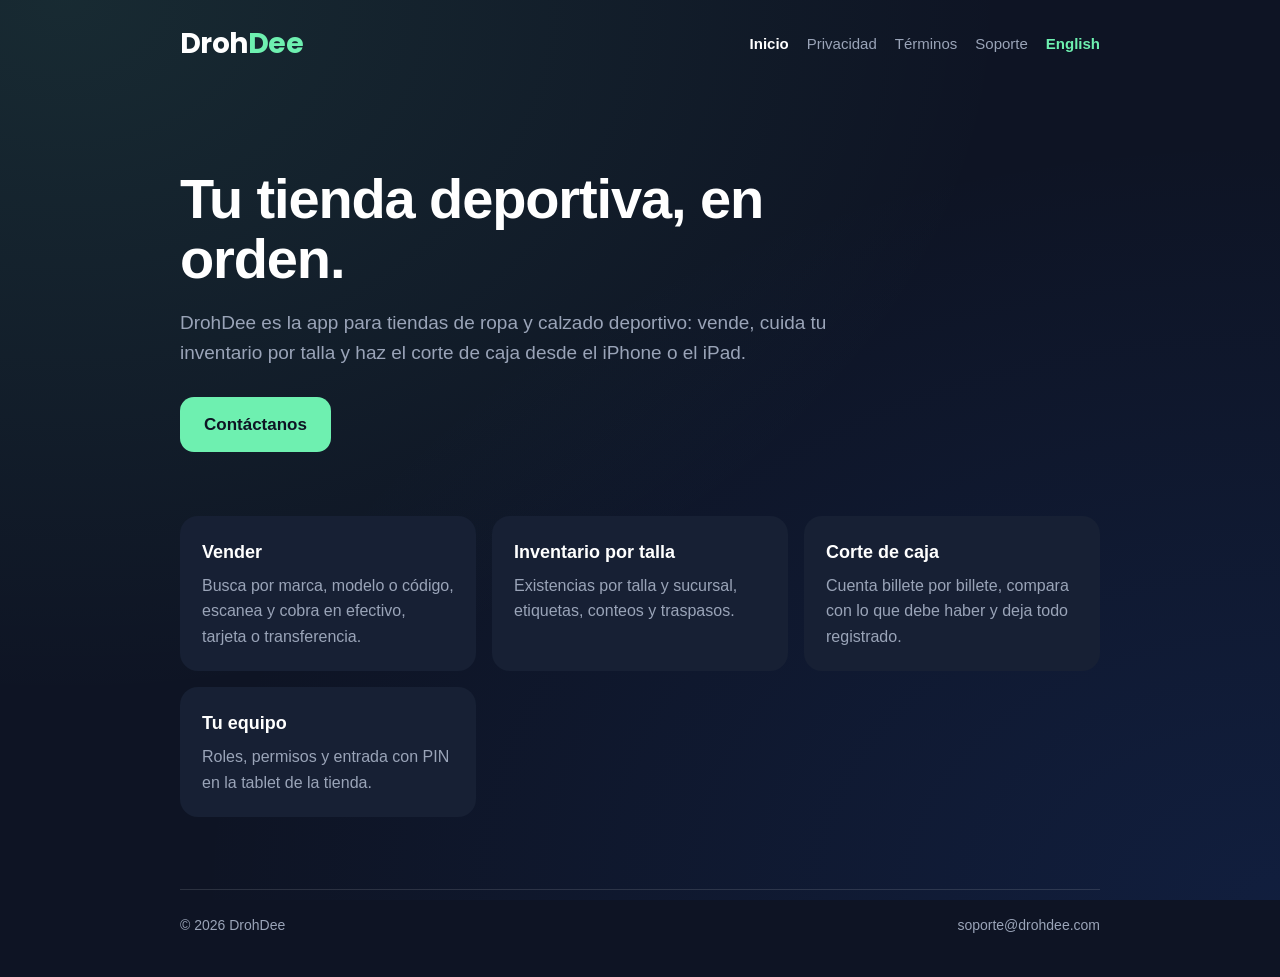
<file: index.html>
<!doctype html>
<html lang="es">
<head>
  <meta charset="utf-8">
  <!-- An email link that landed here (Supabase's Site URL): on to /auth/, which opens the app. -->
  <script>(function(){var h=location.hash,s=location.search;if(/(^#|&)(access_token|error_description)=/.test(h)||/[?&]code=/.test(s))location.replace('/auth/'+s+h);})();</script>
  <meta name="viewport" content="width=device-width, initial-scale=1">
  <title>DrohDee: la app para tu tienda deportiva</title>
  <meta name="description" content="Vende, cuida tu inventario por talla y haz el corte de caja desde el iPhone o el iPad.">
  <meta name="theme-color" content="#0E1424">
  <link rel="icon" href="/assets/favicon.svg" type="image/svg+xml">
  <link rel="alternate" hreflang="es" href="https://drohdee.com/">
  <link rel="alternate" hreflang="en" href="https://drohdee.com/en/">
  <link rel="stylesheet" href="/assets/style.css">
</head>
<body>
  <div class="wrap">
    <header class="site">
      <a class="wordmark" href="/" aria-label="DrohDee">Droh<span>Dee</span></a>
      <nav class="site" aria-label="Principal">
      <a href="/" aria-current="page">Inicio</a>
      <a href="/privacidad/">Privacidad</a>
      <a href="/terminos/">Términos</a>
      <a href="/soporte/">Soporte</a>
      <a class="lang" href="/en/" hreflang="en" lang="en">English</a>
      </nav>
    </header>
    <main>
      <section class="hero">
        <h1>Tu tienda deportiva, en orden.</h1>
        <p>DrohDee es la app para tiendas de ropa y calzado deportivo: vende, cuida tu inventario por talla y haz el corte de caja desde el iPhone o el iPad.</p>
        <a class="button" href="/soporte/">Contáctanos</a>
      </section>
      <section class="grid" aria-label="Lo que hace DrohDee">
        <div class="card"><h2>Vender</h2><p>Busca por marca, modelo o código, escanea y cobra en efectivo, tarjeta o transferencia.</p></div>
        <div class="card"><h2>Inventario por talla</h2><p>Existencias por talla y sucursal, etiquetas, conteos y traspasos.</p></div>
        <div class="card"><h2>Corte de caja</h2><p>Cuenta billete por billete, compara con lo que debe haber y deja todo registrado.</p></div>
        <div class="card"><h2>Tu equipo</h2><p>Roles, permisos y entrada con PIN en la tablet de la tienda.</p></div>
      </section>
    </main>
    <footer class="site"><span>© 2026 DrohDee</span><span><a href="mailto:soporte@drohdee.com">soporte@drohdee.com</a></span></footer>
  </div>
</body>
</html>
</file>
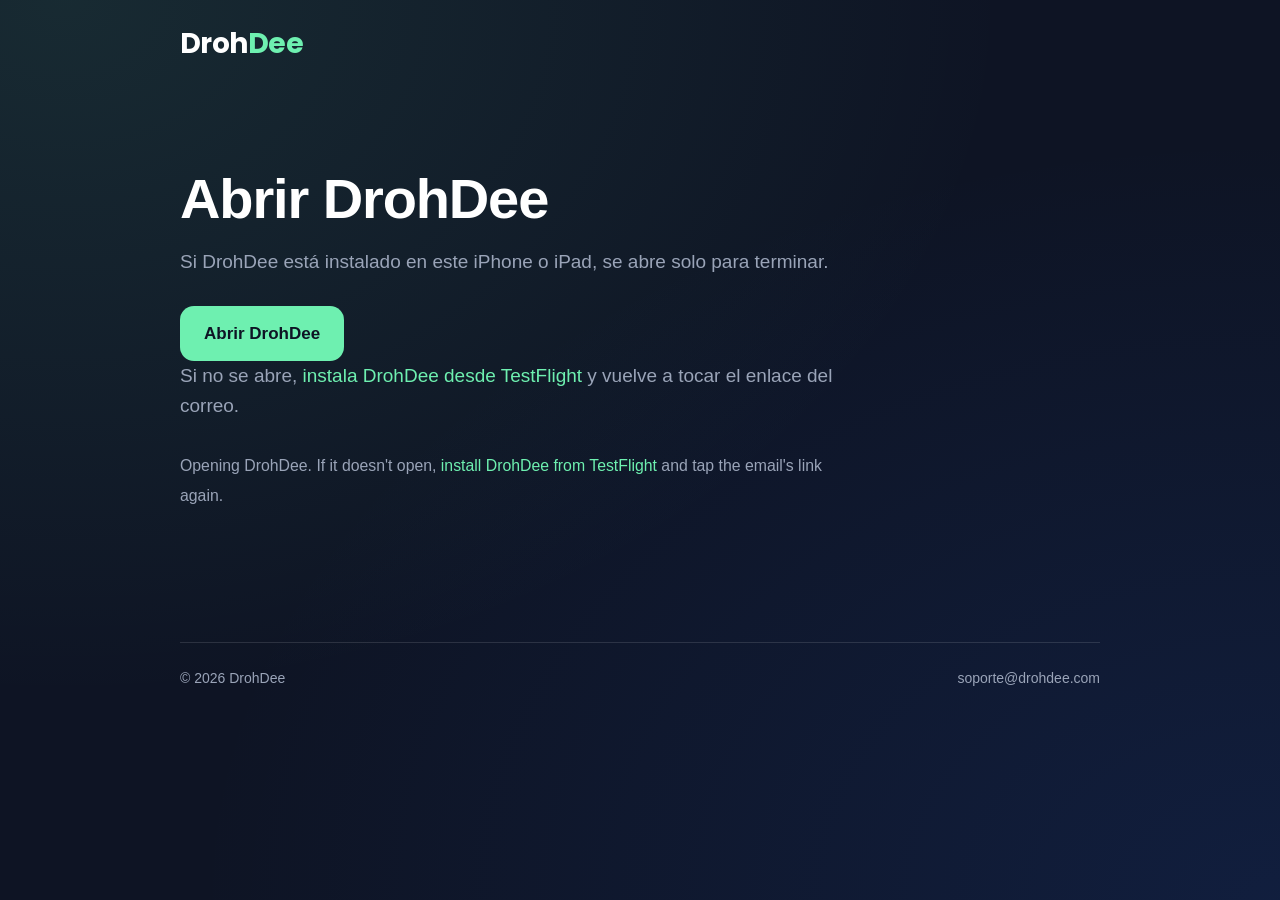
<file: auth/index.html>
<!doctype html>
<html lang="es">
<head>
  <meta charset="utf-8">
  <meta name="viewport" content="width=device-width, initial-scale=1">
  <title>Abrir DrohDee</title>
  <meta name="description" content="Abre DrohDee para terminar.">
  <meta name="robots" content="noindex">
  <!-- The link's keys never go to another site. -->
  <meta name="referrer" content="no-referrer">
  <meta name="theme-color" content="#0E1424">
  <link rel="icon" href="/assets/favicon.svg" type="image/svg+xml">
  <link rel="stylesheet" href="/assets/style.css">
</head>
<body>
  <div class="wrap">
    <header class="site">
      <a class="wordmark" href="/" aria-label="DrohDee">Droh<span>Dee</span></a>
    </header>
    <main>
      <section class="hero">
        <h1 id="title">Abriendo DrohDee…</h1>
        <p id="text">Si DrohDee está instalado en este iPhone o iPad, se abre solo para terminar.</p>
        <a class="button" id="open" href="com.drohdee.app://login-callback">Abrir DrohDee</a>
        <p>Si no se abre, <a href="https://testflight.apple.com/join/4SBqEuFM">instala DrohDee desde TestFlight</a> y vuelve a tocar el enlace del correo.</p>
        <p lang="en"><small>Opening DrohDee. If it doesn't open, <a href="https://testflight.apple.com/join/4SBqEuFM">install DrohDee from TestFlight</a> and tap the email's link again.</small></p>
      </section>
    </main>
    <footer class="site"><span>© 2026 DrohDee</span><span><a href="mailto:soporte@drohdee.com">soporte@drohdee.com</a></span></footer>
  </div>
  <script>
    // An email link (confirm, new password, invitation) that landed on the
    // website instead of the app: open the app with the same keys. They are
    // read once and taken off the address bar; nothing is sent anywhere.
    (function () {
      var search = location.search, hash = location.hash;
      var frag = new URLSearchParams(hash.replace(/^#/, ''));
      var query = new URLSearchParams(search);
      var app = 'com.drohdee.app://login-callback' + search + hash;
      var hasKeys = frag.has('access_token') || query.has('code');
      var error = frag.get('error_description') || query.get('error_description');
      if (search || hash) history.replaceState(null, '', location.pathname);
      document.getElementById('open').href = app;
      if (error) {
        document.getElementById('title').textContent = 'Este enlace ya no sirve';
        document.getElementById('text').textContent =
          'Venció o ya se usó. Pide uno nuevo desde DrohDee (por ejemplo, «¿Olvidaste tu contraseña?»).';
      } else if (hasKeys) {
        location.href = app;
      } else {
        document.getElementById('title').textContent = 'Abrir DrohDee';
      }
    })();
  </script>
</body>
</html>
</file>
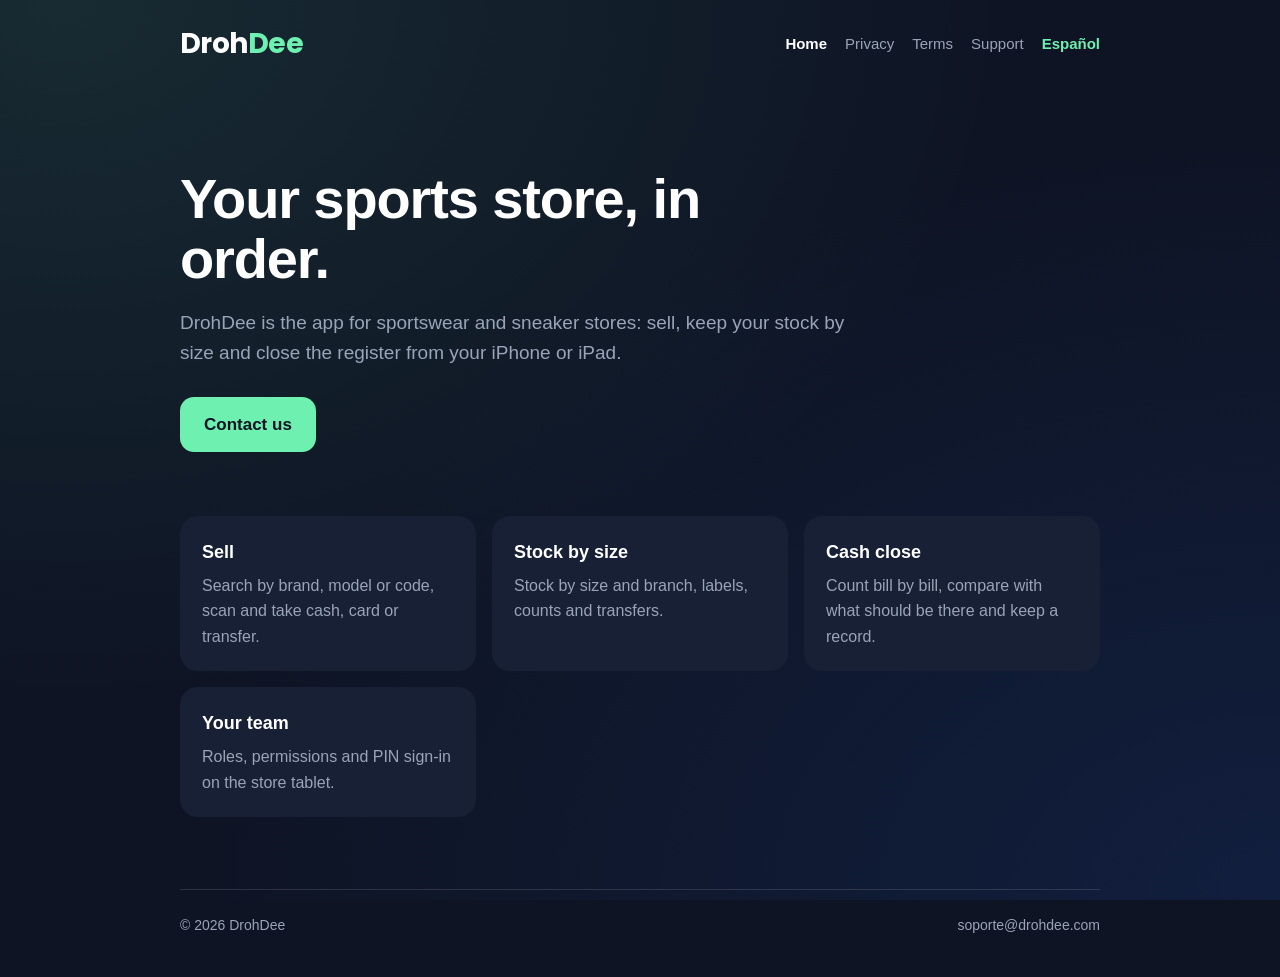
<file: en/index.html>
<!doctype html>
<html lang="en">
<head>
  <meta charset="utf-8">
  <meta name="viewport" content="width=device-width, initial-scale=1">
  <title>DrohDee: the app for your sports store</title>
  <meta name="description" content="Sell, keep your stock by size and close the register from your iPhone or iPad.">
  <meta name="theme-color" content="#0E1424">
  <link rel="icon" href="/assets/favicon.svg" type="image/svg+xml">
  <link rel="alternate" hreflang="es" href="https://drohdee.com/">
  <link rel="alternate" hreflang="en" href="https://drohdee.com/en/">
  <link rel="stylesheet" href="/assets/style.css">
</head>
<body>
  <div class="wrap">
    <header class="site">
      <a class="wordmark" href="/en/" aria-label="DrohDee">Droh<span>Dee</span></a>
      <nav class="site" aria-label="Main">
      <a href="/en/" aria-current="page">Home</a>
      <a href="/en/privacy/">Privacy</a>
      <a href="/en/terms/">Terms</a>
      <a href="/en/support/">Support</a>
      <a class="lang" href="/" hreflang="es" lang="es">Español</a>
      </nav>
    </header>
    <main>
      <section class="hero">
        <h1>Your sports store, in order.</h1>
        <p>DrohDee is the app for sportswear and sneaker stores: sell, keep your stock by size and close the register from your iPhone or iPad.</p>
        <a class="button" href="/en/support/">Contact us</a>
      </section>
      <section class="grid" aria-label="What DrohDee does">
        <div class="card"><h2>Sell</h2><p>Search by brand, model or code, scan and take cash, card or transfer.</p></div>
        <div class="card"><h2>Stock by size</h2><p>Stock by size and branch, labels, counts and transfers.</p></div>
        <div class="card"><h2>Cash close</h2><p>Count bill by bill, compare with what should be there and keep a record.</p></div>
        <div class="card"><h2>Your team</h2><p>Roles, permissions and PIN sign-in on the store tablet.</p></div>
      </section>
    </main>
    <footer class="site"><span>© 2026 DrohDee</span><span><a href="mailto:soporte@drohdee.com">soporte@drohdee.com</a></span></footer>
  </div>
</body>
</html>
</file>
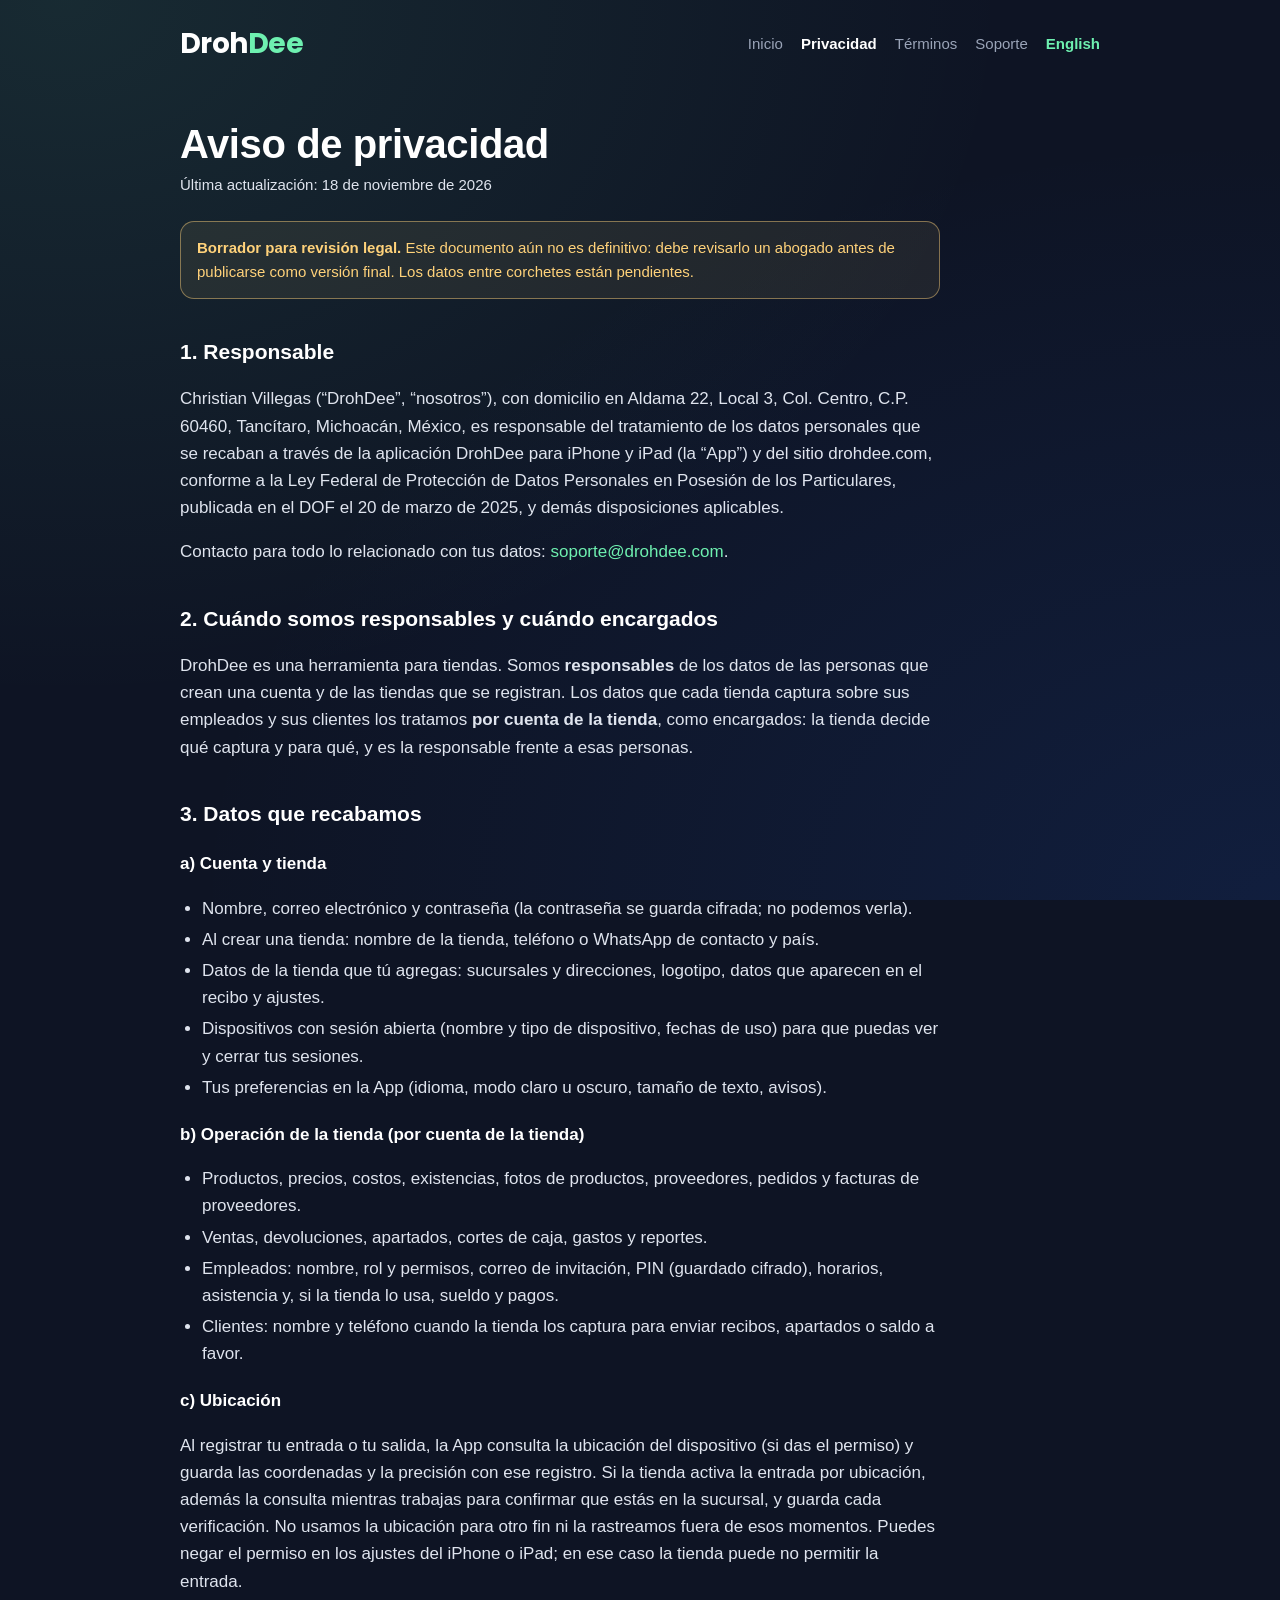
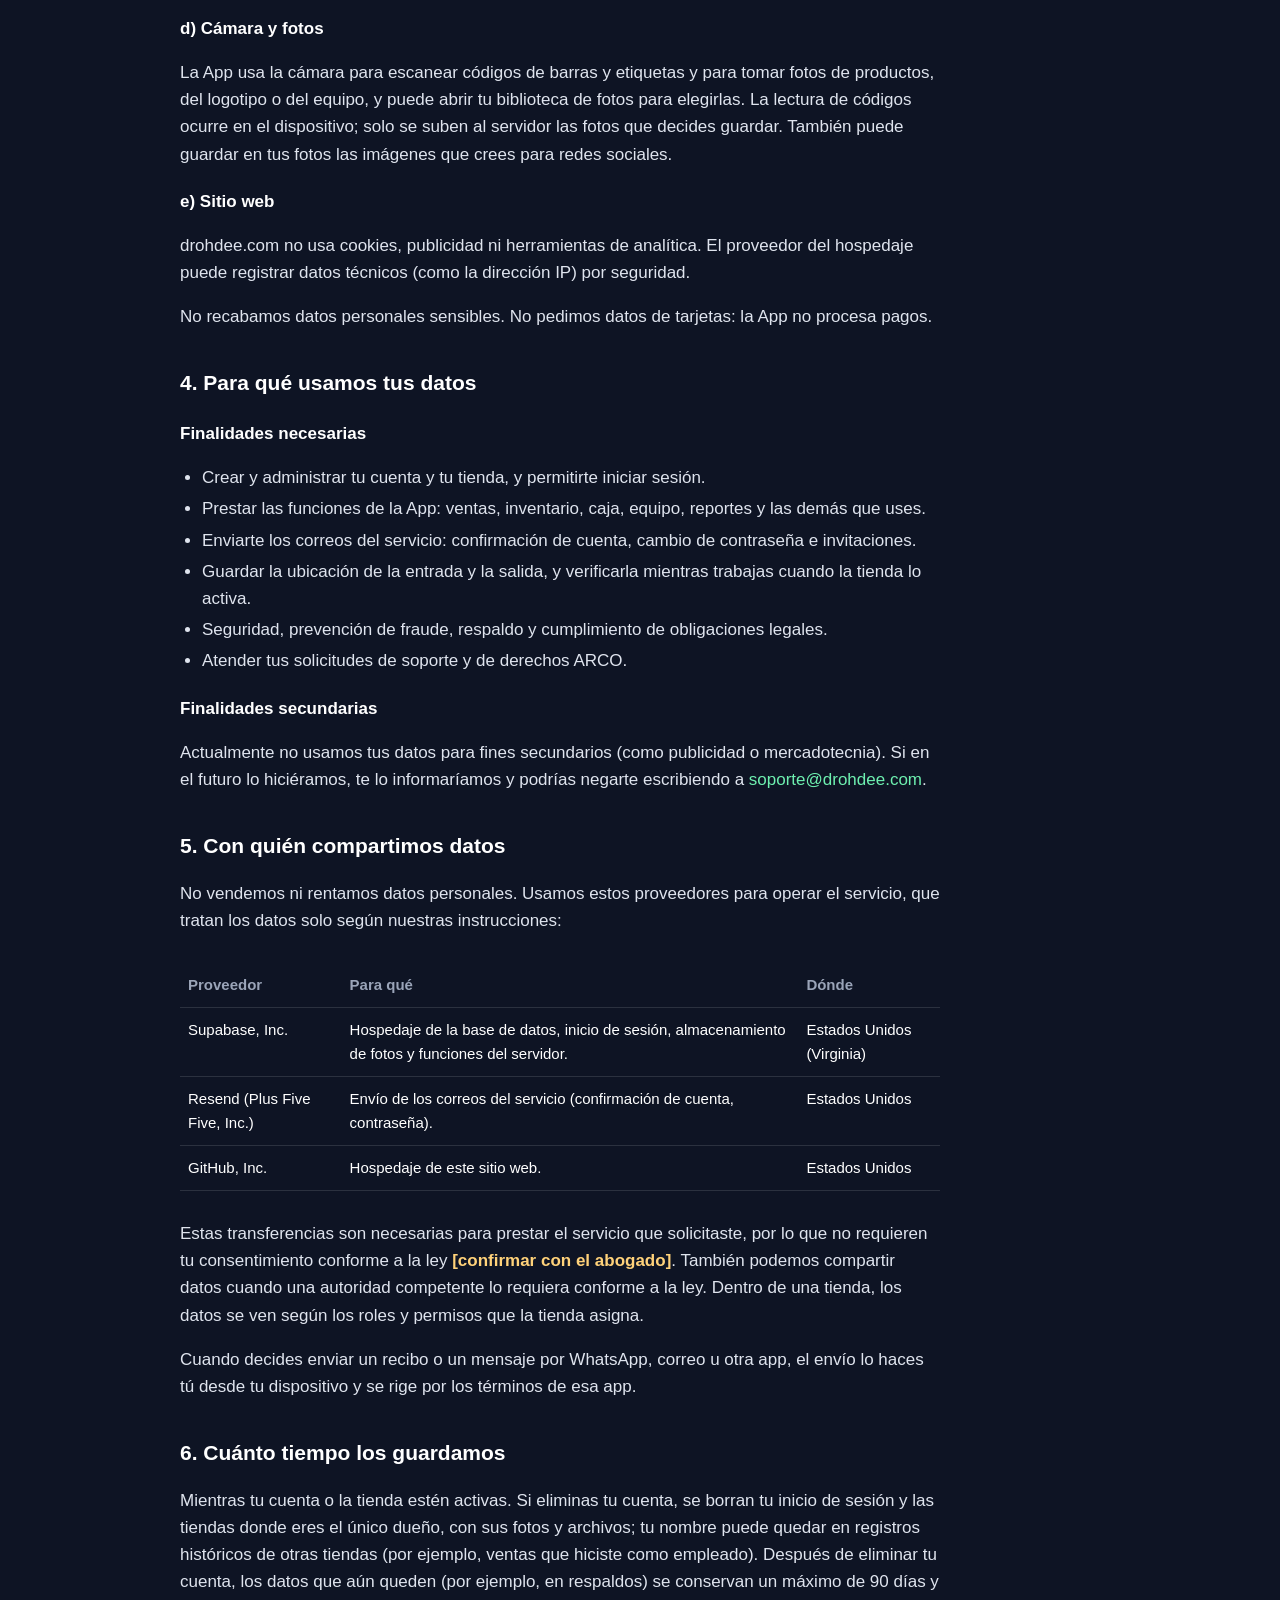
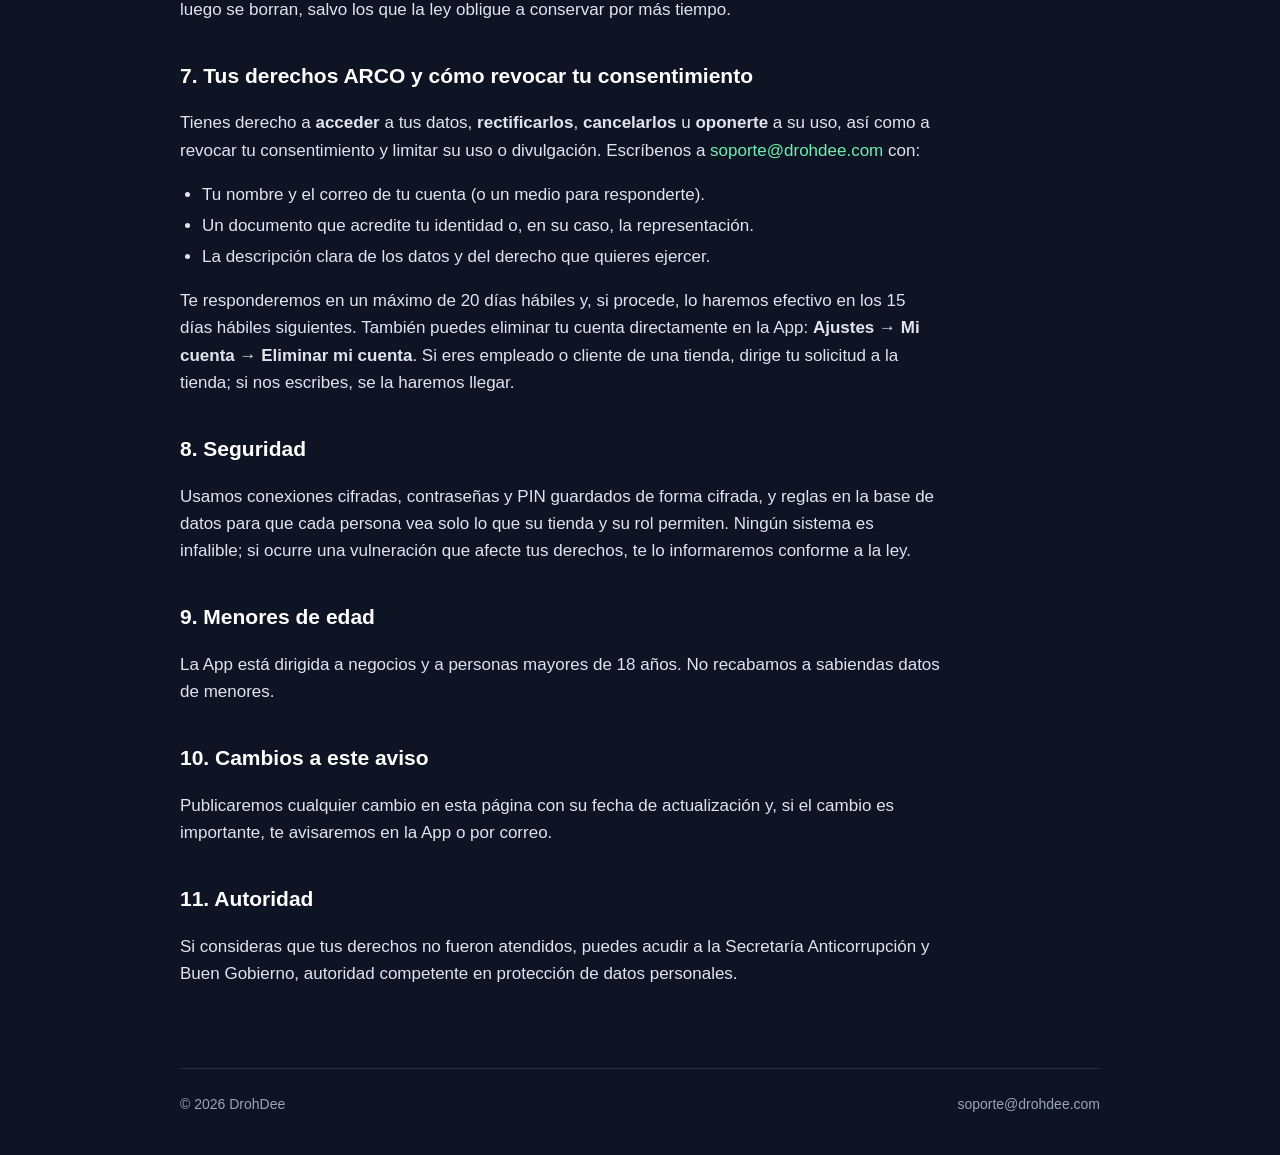
<file: privacidad/index.html>
<!doctype html>
<html lang="es">
<head>
  <meta charset="utf-8">
  <meta name="viewport" content="width=device-width, initial-scale=1">
  <title>Aviso de privacidad · DrohDee</title>
  <meta name="description" content="Aviso de privacidad de DrohDee (borrador).">
  <meta name="theme-color" content="#0E1424">
  <link rel="icon" href="/assets/favicon.svg" type="image/svg+xml">
  <link rel="alternate" hreflang="es" href="https://drohdee.com/privacidad/">
  <link rel="alternate" hreflang="en" href="https://drohdee.com/en/privacy/">
  <link rel="stylesheet" href="/assets/style.css">
</head>
<body>
  <div class="wrap">
    <header class="site">
      <a class="wordmark" href="/" aria-label="DrohDee">Droh<span>Dee</span></a>
      <nav class="site" aria-label="Principal">
      <a href="/">Inicio</a>
      <a href="/privacidad/" aria-current="page">Privacidad</a>
      <a href="/terminos/">Términos</a>
      <a href="/soporte/">Soporte</a>
      <a class="lang" href="/en/privacy/" hreflang="en" lang="en">English</a>
      </nav>
    </header>
    <main>
      <article class="legal">
        <h1>Aviso de privacidad</h1>
        <p class="updated">Última actualización: 18 de noviembre de 2026</p>
        <div class="draft"><strong>Borrador para revisión legal.</strong> Este documento aún no es definitivo: debe revisarlo un abogado antes de publicarse como versión final. Los datos entre corchetes están pendientes.</div>
        <h2>1. Responsable</h2>
        <p>Christian Villegas (“DrohDee”, “nosotros”), con domicilio en Aldama 22, Local 3, Col. Centro, C.P. 60460, Tancítaro, Michoacán, México, es responsable del tratamiento de los datos personales que se recaban a través de la aplicación DrohDee para iPhone y iPad (la “App”) y del sitio drohdee.com, conforme a la Ley Federal de Protección de Datos Personales en Posesión de los Particulares, publicada en el DOF el 20 de marzo de 2025, y demás disposiciones aplicables.</p>
        <p>Contacto para todo lo relacionado con tus datos: <a href="mailto:soporte@drohdee.com">soporte@drohdee.com</a>.</p>

        <h2>2. Cuándo somos responsables y cuándo encargados</h2>
        <p>DrohDee es una herramienta para tiendas. Somos <strong>responsables</strong> de los datos de las personas que crean una cuenta y de las tiendas que se registran. Los datos que cada tienda captura sobre sus empleados y sus clientes los tratamos <strong>por cuenta de la tienda</strong>, como encargados: la tienda decide qué captura y para qué, y es la responsable frente a esas personas.</p>

        <h2>3. Datos que recabamos</h2>
        <h3>a) Cuenta y tienda</h3>
        <ul>
          <li>Nombre, correo electrónico y contraseña (la contraseña se guarda cifrada; no podemos verla).</li>
          <li>Al crear una tienda: nombre de la tienda, teléfono o WhatsApp de contacto y país.</li>
          <li>Datos de la tienda que tú agregas: sucursales y direcciones, logotipo, datos que aparecen en el recibo y ajustes.</li>
          <li>Dispositivos con sesión abierta (nombre y tipo de dispositivo, fechas de uso) para que puedas ver y cerrar tus sesiones.</li>
          <li>Tus preferencias en la App (idioma, modo claro u oscuro, tamaño de texto, avisos).</li>
        </ul>
        <h3>b) Operación de la tienda (por cuenta de la tienda)</h3>
        <ul>
          <li>Productos, precios, costos, existencias, fotos de productos, proveedores, pedidos y facturas de proveedores.</li>
          <li>Ventas, devoluciones, apartados, cortes de caja, gastos y reportes.</li>
          <li>Empleados: nombre, rol y permisos, correo de invitación, PIN (guardado cifrado), horarios, asistencia y, si la tienda lo usa, sueldo y pagos.</li>
          <li>Clientes: nombre y teléfono cuando la tienda los captura para enviar recibos, apartados o saldo a favor.</li>
        </ul>
        <h3>c) Ubicación</h3>
        <p>Al registrar tu entrada o tu salida, la App consulta la ubicación del dispositivo (si das el permiso) y guarda las coordenadas y la precisión con ese registro. Si la tienda activa la entrada por ubicación, además la consulta mientras trabajas para confirmar que estás en la sucursal, y guarda cada verificación. No usamos la ubicación para otro fin ni la rastreamos fuera de esos momentos. Puedes negar el permiso en los ajustes del iPhone o iPad; en ese caso la tienda puede no permitir la entrada.</p>
        <h3>d) Cámara y fotos</h3>
        <p>La App usa la cámara para escanear códigos de barras y etiquetas y para tomar fotos de productos, del logotipo o del equipo, y puede abrir tu biblioteca de fotos para elegirlas. La lectura de códigos ocurre en el dispositivo; solo se suben al servidor las fotos que decides guardar. También puede guardar en tus fotos las imágenes que crees para redes sociales.</p>
        <h3>e) Sitio web</h3>
        <p>drohdee.com no usa cookies, publicidad ni herramientas de analítica. El proveedor del hospedaje puede registrar datos técnicos (como la dirección IP) por seguridad.</p>
        <p>No recabamos datos personales sensibles. No pedimos datos de tarjetas: la App no procesa pagos.</p>

        <h2>4. Para qué usamos tus datos</h2>
        <h3>Finalidades necesarias</h3>
        <ul>
          <li>Crear y administrar tu cuenta y tu tienda, y permitirte iniciar sesión.</li>
          <li>Prestar las funciones de la App: ventas, inventario, caja, equipo, reportes y las demás que uses.</li>
          <li>Enviarte los correos del servicio: confirmación de cuenta, cambio de contraseña e invitaciones.</li>
          <li>Guardar la ubicación de la entrada y la salida, y verificarla mientras trabajas cuando la tienda lo activa.</li>
          <li>Seguridad, prevención de fraude, respaldo y cumplimiento de obligaciones legales.</li>
          <li>Atender tus solicitudes de soporte y de derechos ARCO.</li>
        </ul>
        <h3>Finalidades secundarias</h3>
        <p>Actualmente no usamos tus datos para fines secundarios (como publicidad o mercadotecnia). Si en el futuro lo hiciéramos, te lo informaríamos y podrías negarte escribiendo a <a href="mailto:soporte@drohdee.com">soporte@drohdee.com</a>.</p>

        <h2>5. Con quién compartimos datos</h2>
        <p>No vendemos ni rentamos datos personales. Usamos estos proveedores para operar el servicio, que tratan los datos solo según nuestras instrucciones:</p>
        <div class="table-scroll"><table>
          <tr><th>Proveedor</th><th>Para qué</th><th>Dónde</th></tr>
          <tr><td>Supabase, Inc.</td><td>Hospedaje de la base de datos, inicio de sesión, almacenamiento de fotos y funciones del servidor.</td><td>Estados Unidos (Virginia)</td></tr>
          <tr><td>Resend (Plus Five Five, Inc.)</td><td>Envío de los correos del servicio (confirmación de cuenta, contraseña).</td><td>Estados Unidos</td></tr>
          <tr><td>GitHub, Inc.</td><td>Hospedaje de este sitio web.</td><td>Estados Unidos</td></tr>
        </table></div>
        <p>Estas transferencias son necesarias para prestar el servicio que solicitaste, por lo que no requieren tu consentimiento conforme a la ley <span class="placeholder">[confirmar con el abogado]</span>. También podemos compartir datos cuando una autoridad competente lo requiera conforme a la ley. Dentro de una tienda, los datos se ven según los roles y permisos que la tienda asigna.</p>
        <p>Cuando decides enviar un recibo o un mensaje por WhatsApp, correo u otra app, el envío lo haces tú desde tu dispositivo y se rige por los términos de esa app.</p>

        <h2>6. Cuánto tiempo los guardamos</h2>
        <p>Mientras tu cuenta o la tienda estén activas. Si eliminas tu cuenta, se borran tu inicio de sesión y las tiendas donde eres el único dueño, con sus fotos y archivos; tu nombre puede quedar en registros históricos de otras tiendas (por ejemplo, ventas que hiciste como empleado). Después de eliminar tu cuenta, los datos que aún queden (por ejemplo, en respaldos) se conservan un máximo de 90 días y luego se borran, salvo los que la ley obligue a conservar por más tiempo.</p>

        <h2>7. Tus derechos ARCO y cómo revocar tu consentimiento</h2>
        <p>Tienes derecho a <strong>acceder</strong> a tus datos, <strong>rectificarlos</strong>, <strong>cancelarlos</strong> u <strong>oponerte</strong> a su uso, así como a revocar tu consentimiento y limitar su uso o divulgación. Escríbenos a <a href="mailto:soporte@drohdee.com">soporte@drohdee.com</a> con:</p>
        <ul>
          <li>Tu nombre y el correo de tu cuenta (o un medio para responderte).</li>
          <li>Un documento que acredite tu identidad o, en su caso, la representación.</li>
          <li>La descripción clara de los datos y del derecho que quieres ejercer.</li>
        </ul>
        <p>Te responderemos en un máximo de 20 días hábiles y, si procede, lo haremos efectivo en los 15 días hábiles siguientes. También puedes eliminar tu cuenta directamente en la App: <strong>Ajustes → Mi cuenta → Eliminar mi cuenta</strong>. Si eres empleado o cliente de una tienda, dirige tu solicitud a la tienda; si nos escribes, se la haremos llegar.</p>

        <h2>8. Seguridad</h2>
        <p>Usamos conexiones cifradas, contraseñas y PIN guardados de forma cifrada, y reglas en la base de datos para que cada persona vea solo lo que su tienda y su rol permiten. Ningún sistema es infalible; si ocurre una vulneración que afecte tus derechos, te lo informaremos conforme a la ley.</p>

        <h2>9. Menores de edad</h2>
        <p>La App está dirigida a negocios y a personas mayores de 18 años. No recabamos a sabiendas datos de menores.</p>

        <h2>10. Cambios a este aviso</h2>
        <p>Publicaremos cualquier cambio en esta página con su fecha de actualización y, si el cambio es importante, te avisaremos en la App o por correo.</p>

        <h2>11. Autoridad</h2>
        <p>Si consideras que tus derechos no fueron atendidos, puedes acudir a la Secretaría Anticorrupción y Buen Gobierno, autoridad competente en protección de datos personales.</p>
      </article>
    </main>
    <footer class="site"><span>© 2026 DrohDee</span><span><a href="mailto:soporte@drohdee.com">soporte@drohdee.com</a></span></footer>
  </div>
</body>
</html>
</file>
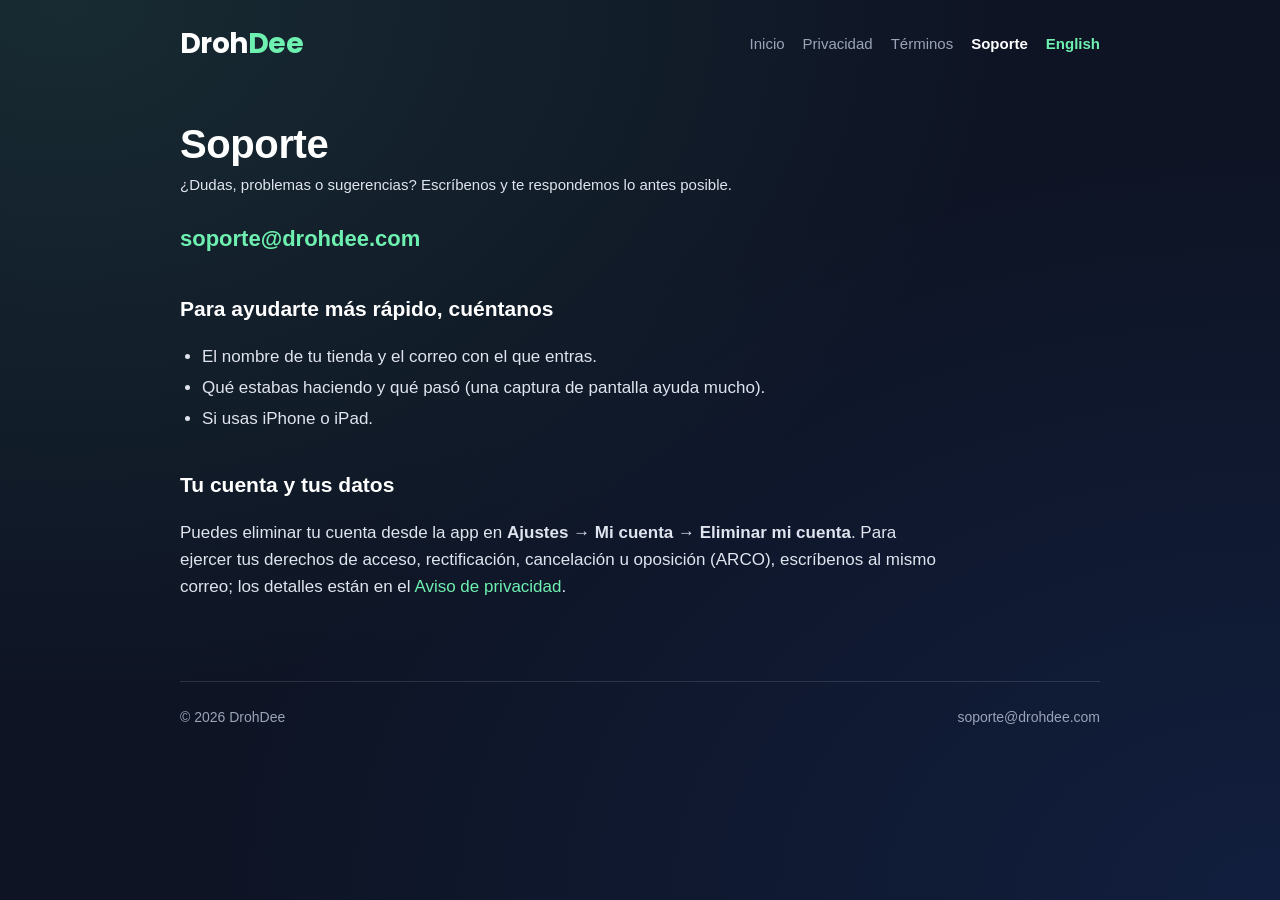
<file: soporte/index.html>
<!doctype html>
<html lang="es">
<head>
  <meta charset="utf-8">
  <meta name="viewport" content="width=device-width, initial-scale=1">
  <title>Soporte · DrohDee</title>
  <meta name="description" content="Escríbenos a soporte@drohdee.com.">
  <meta name="theme-color" content="#0E1424">
  <link rel="icon" href="/assets/favicon.svg" type="image/svg+xml">
  <link rel="alternate" hreflang="es" href="https://drohdee.com/soporte/">
  <link rel="alternate" hreflang="en" href="https://drohdee.com/en/support/">
  <link rel="stylesheet" href="/assets/style.css">
</head>
<body>
  <div class="wrap">
    <header class="site">
      <a class="wordmark" href="/" aria-label="DrohDee">Droh<span>Dee</span></a>
      <nav class="site" aria-label="Principal">
      <a href="/">Inicio</a>
      <a href="/privacidad/">Privacidad</a>
      <a href="/terminos/">Términos</a>
      <a href="/soporte/" aria-current="page">Soporte</a>
      <a class="lang" href="/en/support/" hreflang="en" lang="en">English</a>
      </nav>
    </header>
    <main>
      <section class="legal">
        <h1>Soporte</h1>
        <p class="updated">¿Dudas, problemas o sugerencias? Escríbenos y te respondemos lo antes posible.</p>
        <p class="contact"><a href="mailto:soporte@drohdee.com">soporte@drohdee.com</a></p>
        <h2>Para ayudarte más rápido, cuéntanos</h2>
        <ul>
          <li>El nombre de tu tienda y el correo con el que entras.</li>
          <li>Qué estabas haciendo y qué pasó (una captura de pantalla ayuda mucho).</li>
          <li>Si usas iPhone o iPad.</li>
        </ul>
        <h2>Tu cuenta y tus datos</h2>
        <p>Puedes eliminar tu cuenta desde la app en <strong>Ajustes → Mi cuenta → Eliminar mi cuenta</strong>. Para ejercer tus derechos de acceso, rectificación, cancelación u oposición (ARCO), escríbenos al mismo correo; los detalles están en el <a href="/privacidad/">Aviso de privacidad</a>.</p>
      </section>
    </main>
    <footer class="site"><span>© 2026 DrohDee</span><span><a href="mailto:soporte@drohdee.com">soporte@drohdee.com</a></span></footer>
  </div>
</body>
</html>
</file>
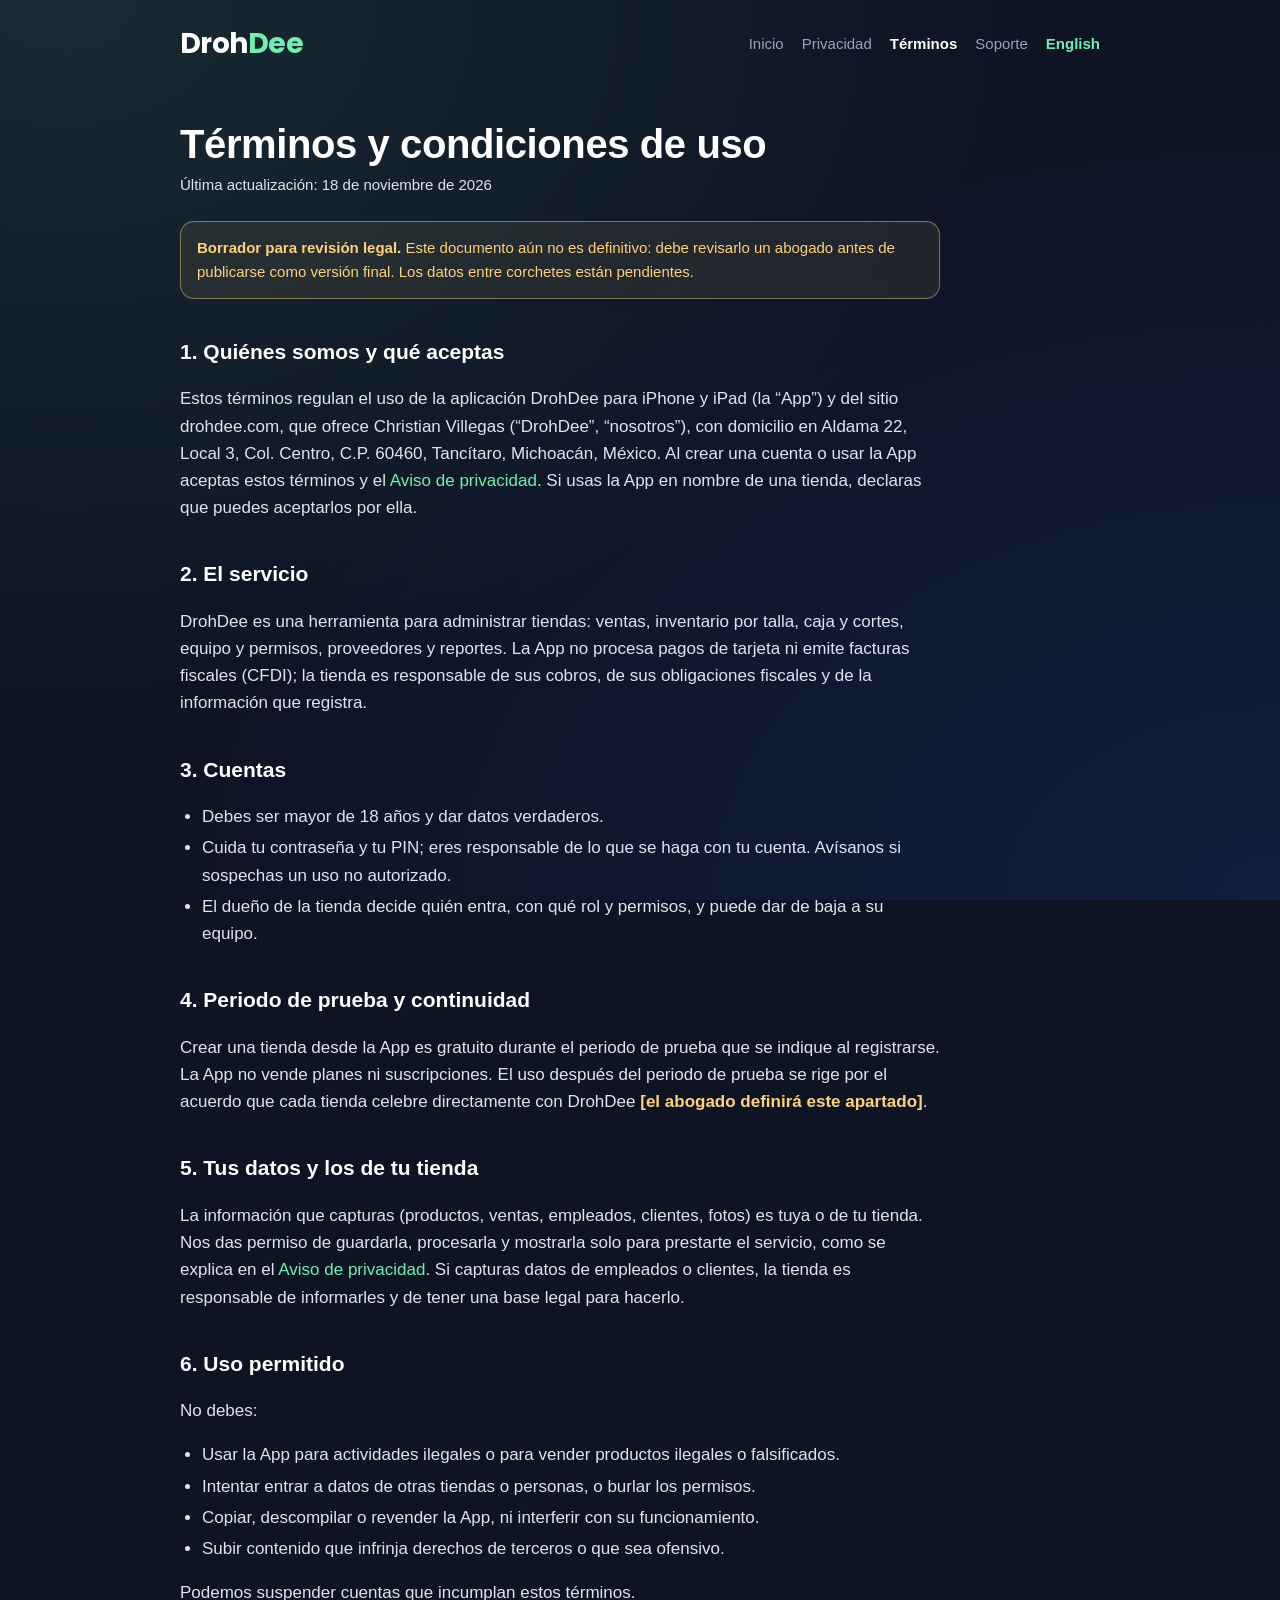
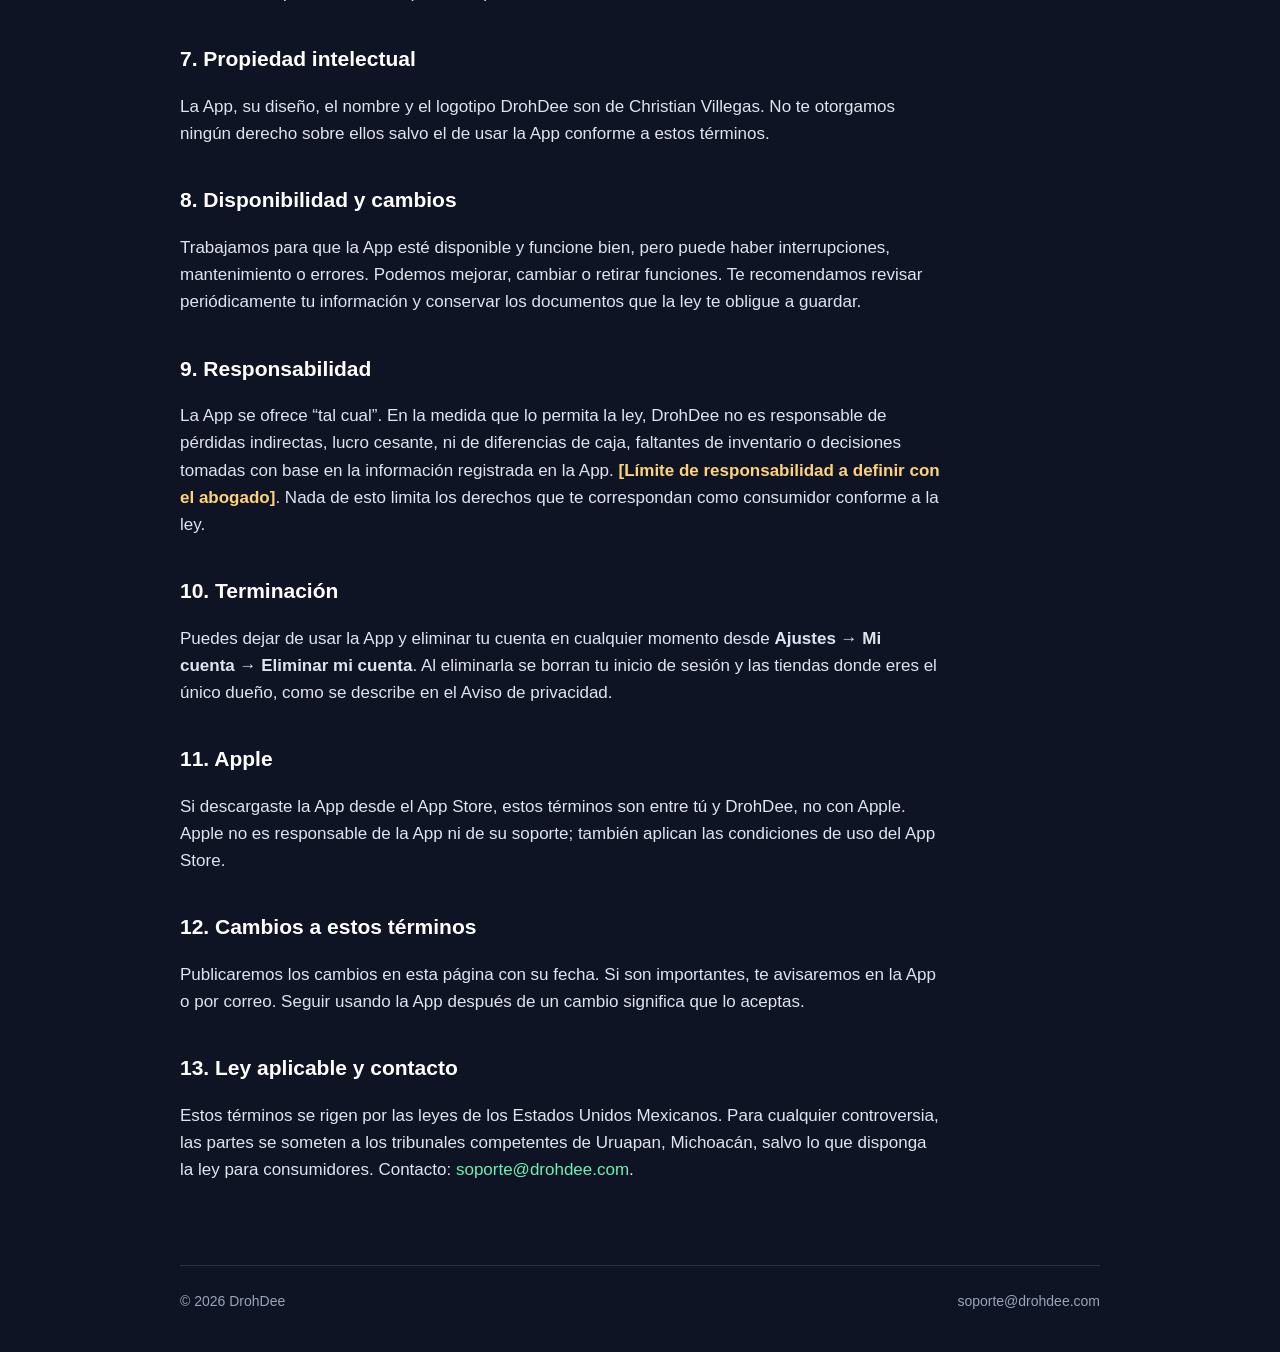
<file: terminos/index.html>
<!doctype html>
<html lang="es">
<head>
  <meta charset="utf-8">
  <meta name="viewport" content="width=device-width, initial-scale=1">
  <title>Términos y condiciones · DrohDee</title>
  <meta name="description" content="Términos y condiciones de uso de DrohDee (borrador).">
  <meta name="theme-color" content="#0E1424">
  <link rel="icon" href="/assets/favicon.svg" type="image/svg+xml">
  <link rel="alternate" hreflang="es" href="https://drohdee.com/terminos/">
  <link rel="alternate" hreflang="en" href="https://drohdee.com/en/terms/">
  <link rel="stylesheet" href="/assets/style.css">
</head>
<body>
  <div class="wrap">
    <header class="site">
      <a class="wordmark" href="/" aria-label="DrohDee">Droh<span>Dee</span></a>
      <nav class="site" aria-label="Principal">
      <a href="/">Inicio</a>
      <a href="/privacidad/">Privacidad</a>
      <a href="/terminos/" aria-current="page">Términos</a>
      <a href="/soporte/">Soporte</a>
      <a class="lang" href="/en/terms/" hreflang="en" lang="en">English</a>
      </nav>
    </header>
    <main>
      <article class="legal">
        <h1>Términos y condiciones de uso</h1>
        <p class="updated">Última actualización: 18 de noviembre de 2026</p>
        <div class="draft"><strong>Borrador para revisión legal.</strong> Este documento aún no es definitivo: debe revisarlo un abogado antes de publicarse como versión final. Los datos entre corchetes están pendientes.</div>
        <h2>1. Quiénes somos y qué aceptas</h2>
        <p>Estos términos regulan el uso de la aplicación DrohDee para iPhone y iPad (la “App”) y del sitio drohdee.com, que ofrece Christian Villegas (“DrohDee”, “nosotros”), con domicilio en Aldama 22, Local 3, Col. Centro, C.P. 60460, Tancítaro, Michoacán, México. Al crear una cuenta o usar la App aceptas estos términos y el <a href="/privacidad/">Aviso de privacidad</a>. Si usas la App en nombre de una tienda, declaras que puedes aceptarlos por ella.</p>

        <h2>2. El servicio</h2>
        <p>DrohDee es una herramienta para administrar tiendas: ventas, inventario por talla, caja y cortes, equipo y permisos, proveedores y reportes. La App no procesa pagos de tarjeta ni emite facturas fiscales (CFDI); la tienda es responsable de sus cobros, de sus obligaciones fiscales y de la información que registra.</p>

        <h2>3. Cuentas</h2>
        <ul>
          <li>Debes ser mayor de 18 años y dar datos verdaderos.</li>
          <li>Cuida tu contraseña y tu PIN; eres responsable de lo que se haga con tu cuenta. Avísanos si sospechas un uso no autorizado.</li>
          <li>El dueño de la tienda decide quién entra, con qué rol y permisos, y puede dar de baja a su equipo.</li>
        </ul>

        <h2>4. Periodo de prueba y continuidad</h2>
        <p>Crear una tienda desde la App es gratuito durante el periodo de prueba que se indique al registrarse. La App no vende planes ni suscripciones. El uso después del periodo de prueba se rige por el acuerdo que cada tienda celebre directamente con DrohDee <span class="placeholder">[el abogado definirá este apartado]</span>.</p>

        <h2>5. Tus datos y los de tu tienda</h2>
        <p>La información que capturas (productos, ventas, empleados, clientes, fotos) es tuya o de tu tienda. Nos das permiso de guardarla, procesarla y mostrarla solo para prestarte el servicio, como se explica en el <a href="/privacidad/">Aviso de privacidad</a>. Si capturas datos de empleados o clientes, la tienda es responsable de informarles y de tener una base legal para hacerlo.</p>

        <h2>6. Uso permitido</h2>
        <p>No debes:</p>
        <ul>
          <li>Usar la App para actividades ilegales o para vender productos ilegales o falsificados.</li>
          <li>Intentar entrar a datos de otras tiendas o personas, o burlar los permisos.</li>
          <li>Copiar, descompilar o revender la App, ni interferir con su funcionamiento.</li>
          <li>Subir contenido que infrinja derechos de terceros o que sea ofensivo.</li>
        </ul>
        <p>Podemos suspender cuentas que incumplan estos términos.</p>

        <h2>7. Propiedad intelectual</h2>
        <p>La App, su diseño, el nombre y el logotipo DrohDee son de Christian Villegas. No te otorgamos ningún derecho sobre ellos salvo el de usar la App conforme a estos términos.</p>

        <h2>8. Disponibilidad y cambios</h2>
        <p>Trabajamos para que la App esté disponible y funcione bien, pero puede haber interrupciones, mantenimiento o errores. Podemos mejorar, cambiar o retirar funciones. Te recomendamos revisar periódicamente tu información y conservar los documentos que la ley te obligue a guardar.</p>

        <h2>9. Responsabilidad</h2>
        <p>La App se ofrece “tal cual”. En la medida que lo permita la ley, DrohDee no es responsable de pérdidas indirectas, lucro cesante, ni de diferencias de caja, faltantes de inventario o decisiones tomadas con base en la información registrada en la App. <span class="placeholder">[Límite de responsabilidad a definir con el abogado]</span>. Nada de esto limita los derechos que te correspondan como consumidor conforme a la ley.</p>

        <h2>10. Terminación</h2>
        <p>Puedes dejar de usar la App y eliminar tu cuenta en cualquier momento desde <strong>Ajustes → Mi cuenta → Eliminar mi cuenta</strong>. Al eliminarla se borran tu inicio de sesión y las tiendas donde eres el único dueño, como se describe en el Aviso de privacidad.</p>

        <h2>11. Apple</h2>
        <p>Si descargaste la App desde el App Store, estos términos son entre tú y DrohDee, no con Apple. Apple no es responsable de la App ni de su soporte; también aplican las condiciones de uso del App Store.</p>

        <h2>12. Cambios a estos términos</h2>
        <p>Publicaremos los cambios en esta página con su fecha. Si son importantes, te avisaremos en la App o por correo. Seguir usando la App después de un cambio significa que lo aceptas.</p>

        <h2>13. Ley aplicable y contacto</h2>
        <p>Estos términos se rigen por las leyes de los Estados Unidos Mexicanos. Para cualquier controversia, las partes se someten a los tribunales competentes de Uruapan, Michoacán, salvo lo que disponga la ley para consumidores. Contacto: <a href="mailto:soporte@drohdee.com">soporte@drohdee.com</a>.</p>
      </article>
    </main>
    <footer class="site"><span>© 2026 DrohDee</span><span><a href="mailto:soporte@drohdee.com">soporte@drohdee.com</a></span></footer>
  </div>
</body>
</html>
</file>
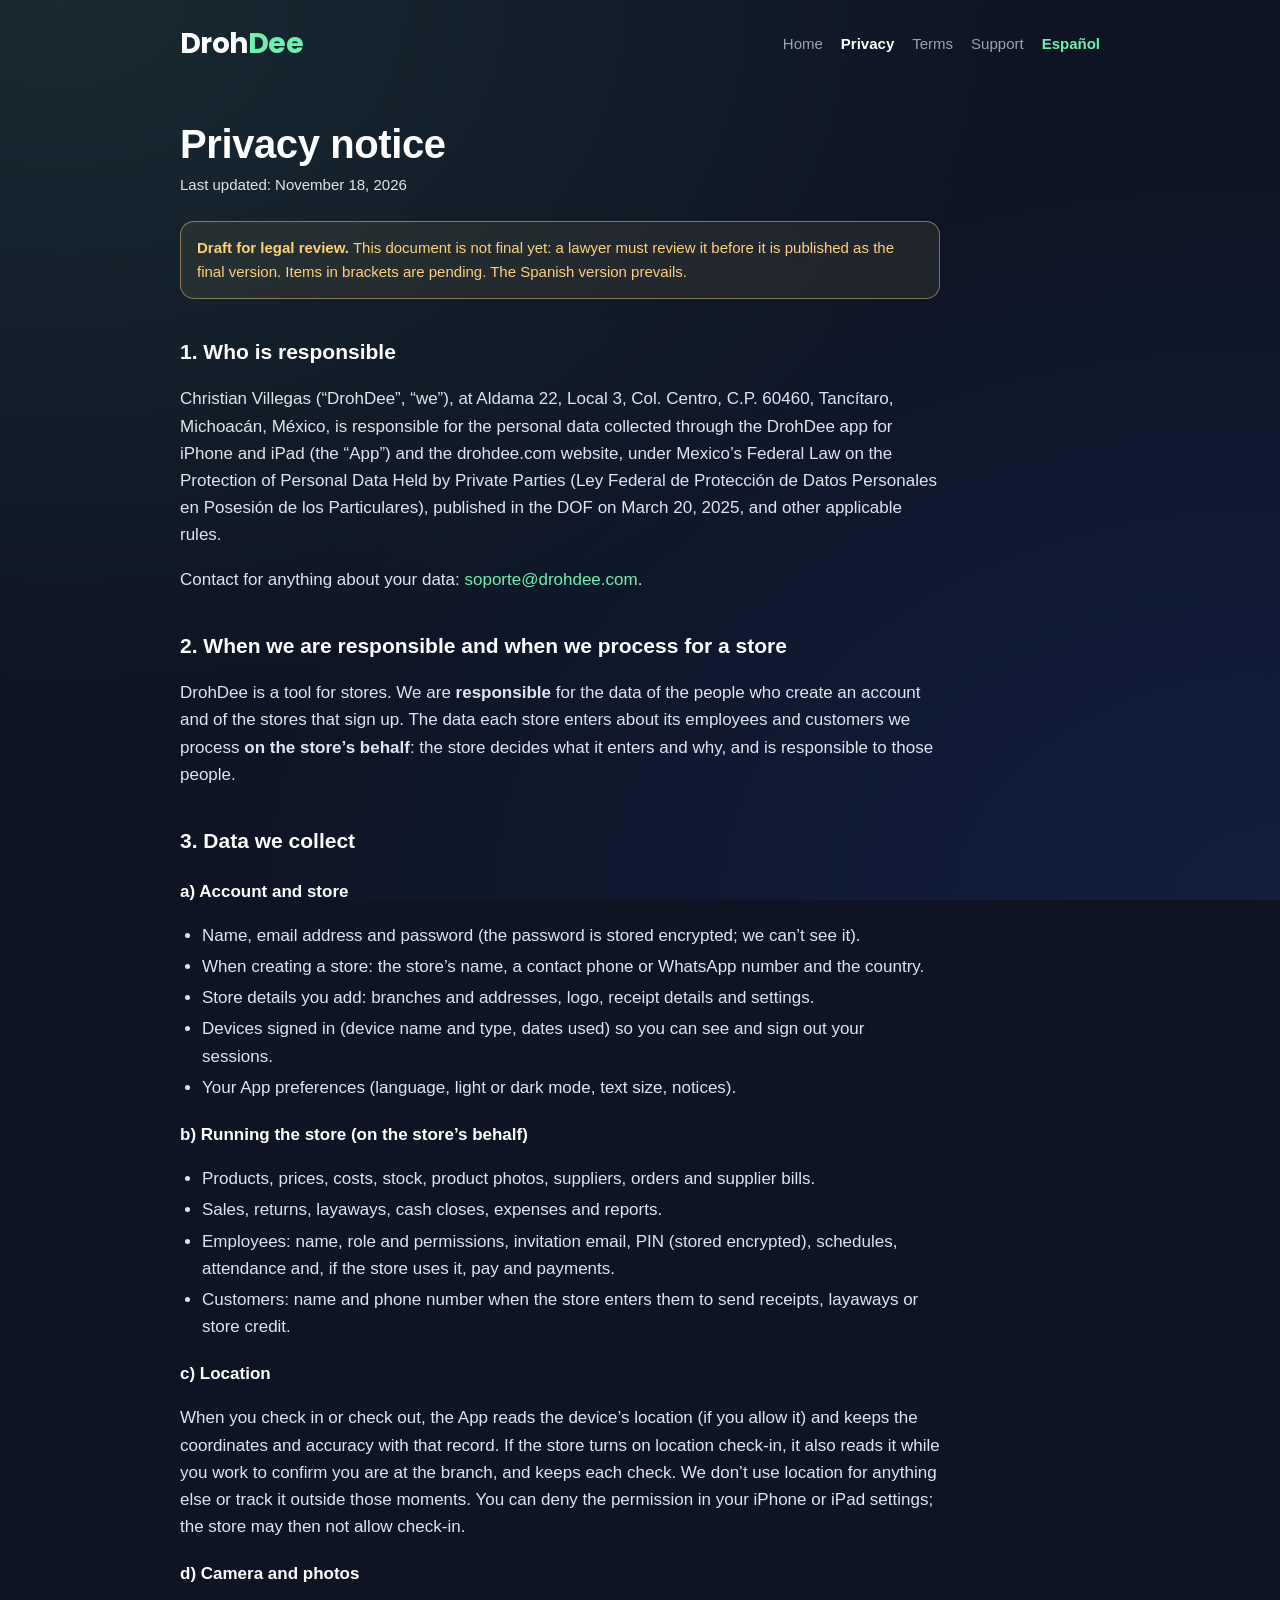
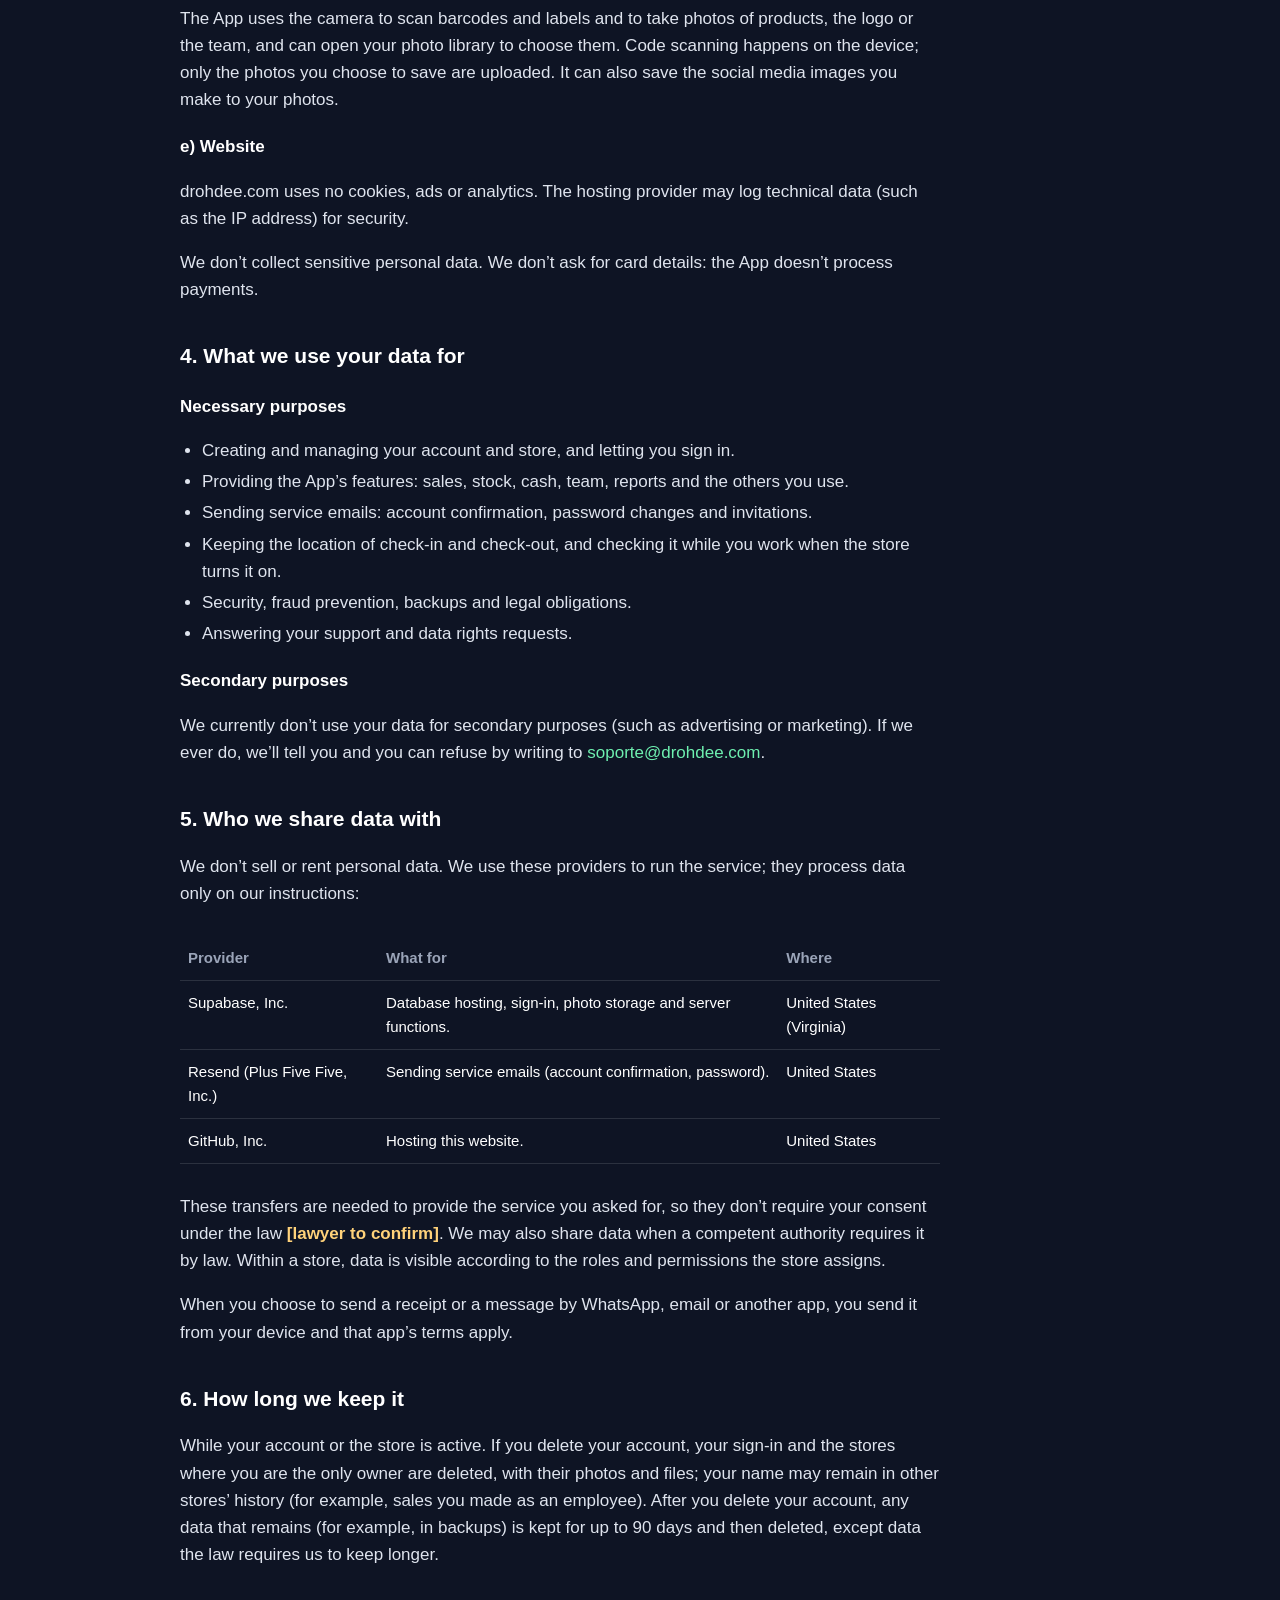
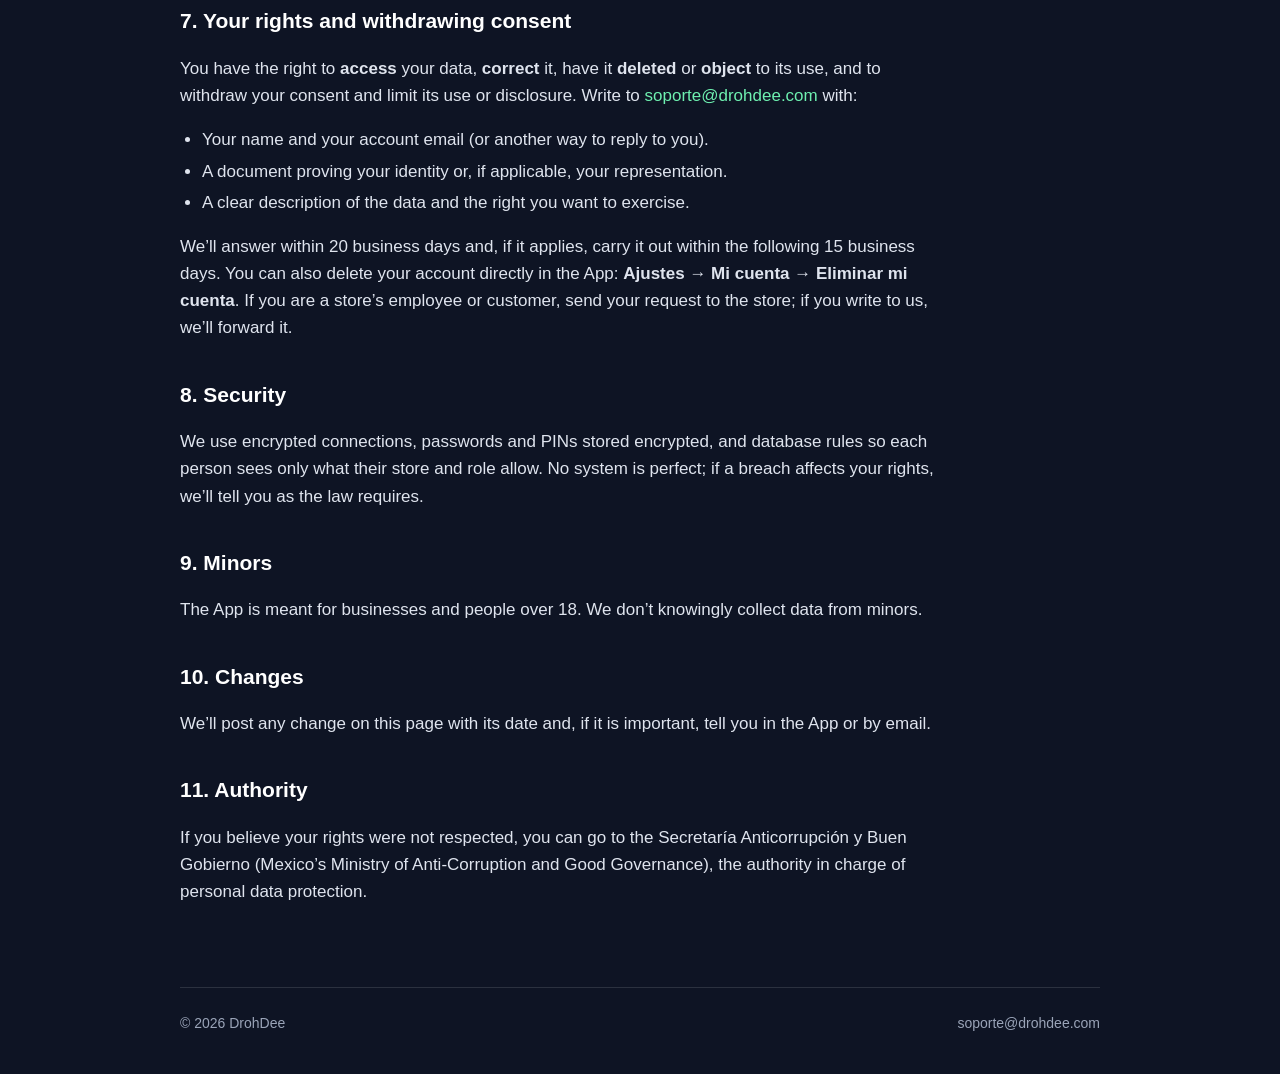
<file: en/privacy/index.html>
<!doctype html>
<html lang="en">
<head>
  <meta charset="utf-8">
  <meta name="viewport" content="width=device-width, initial-scale=1">
  <title>Privacy notice · DrohDee</title>
  <meta name="description" content="DrohDee privacy notice (draft).">
  <meta name="theme-color" content="#0E1424">
  <link rel="icon" href="/assets/favicon.svg" type="image/svg+xml">
  <link rel="alternate" hreflang="es" href="https://drohdee.com/privacidad/">
  <link rel="alternate" hreflang="en" href="https://drohdee.com/en/privacy/">
  <link rel="stylesheet" href="/assets/style.css">
</head>
<body>
  <div class="wrap">
    <header class="site">
      <a class="wordmark" href="/en/" aria-label="DrohDee">Droh<span>Dee</span></a>
      <nav class="site" aria-label="Main">
      <a href="/en/">Home</a>
      <a href="/en/privacy/" aria-current="page">Privacy</a>
      <a href="/en/terms/">Terms</a>
      <a href="/en/support/">Support</a>
      <a class="lang" href="/privacidad/" hreflang="es" lang="es">Español</a>
      </nav>
    </header>
    <main>
      <article class="legal">
        <h1>Privacy notice</h1>
        <p class="updated">Last updated: November 18, 2026</p>
        <div class="draft"><strong>Draft for legal review.</strong> This document is not final yet: a lawyer must review it before it is published as the final version. Items in brackets are pending. The Spanish version prevails.</div>
        <h2>1. Who is responsible</h2>
        <p>Christian Villegas (“DrohDee”, “we”), at Aldama 22, Local 3, Col. Centro, C.P. 60460, Tancítaro, Michoacán, México, is responsible for the personal data collected through the DrohDee app for iPhone and iPad (the “App”) and the drohdee.com website, under Mexico’s Federal Law on the Protection of Personal Data Held by Private Parties (Ley Federal de Protección de Datos Personales en Posesión de los Particulares), published in the DOF on March 20, 2025, and other applicable rules.</p>
        <p>Contact for anything about your data: <a href="mailto:soporte@drohdee.com">soporte@drohdee.com</a>.</p>

        <h2>2. When we are responsible and when we process for a store</h2>
        <p>DrohDee is a tool for stores. We are <strong>responsible</strong> for the data of the people who create an account and of the stores that sign up. The data each store enters about its employees and customers we process <strong>on the store’s behalf</strong>: the store decides what it enters and why, and is responsible to those people.</p>

        <h2>3. Data we collect</h2>
        <h3>a) Account and store</h3>
        <ul>
          <li>Name, email address and password (the password is stored encrypted; we can’t see it).</li>
          <li>When creating a store: the store’s name, a contact phone or WhatsApp number and the country.</li>
          <li>Store details you add: branches and addresses, logo, receipt details and settings.</li>
          <li>Devices signed in (device name and type, dates used) so you can see and sign out your sessions.</li>
          <li>Your App preferences (language, light or dark mode, text size, notices).</li>
        </ul>
        <h3>b) Running the store (on the store’s behalf)</h3>
        <ul>
          <li>Products, prices, costs, stock, product photos, suppliers, orders and supplier bills.</li>
          <li>Sales, returns, layaways, cash closes, expenses and reports.</li>
          <li>Employees: name, role and permissions, invitation email, PIN (stored encrypted), schedules, attendance and, if the store uses it, pay and payments.</li>
          <li>Customers: name and phone number when the store enters them to send receipts, layaways or store credit.</li>
        </ul>
        <h3>c) Location</h3>
        <p>When you check in or check out, the App reads the device’s location (if you allow it) and keeps the coordinates and accuracy with that record. If the store turns on location check-in, it also reads it while you work to confirm you are at the branch, and keeps each check. We don’t use location for anything else or track it outside those moments. You can deny the permission in your iPhone or iPad settings; the store may then not allow check-in.</p>
        <h3>d) Camera and photos</h3>
        <p>The App uses the camera to scan barcodes and labels and to take photos of products, the logo or the team, and can open your photo library to choose them. Code scanning happens on the device; only the photos you choose to save are uploaded. It can also save the social media images you make to your photos.</p>
        <h3>e) Website</h3>
        <p>drohdee.com uses no cookies, ads or analytics. The hosting provider may log technical data (such as the IP address) for security.</p>
        <p>We don’t collect sensitive personal data. We don’t ask for card details: the App doesn’t process payments.</p>

        <h2>4. What we use your data for</h2>
        <h3>Necessary purposes</h3>
        <ul>
          <li>Creating and managing your account and store, and letting you sign in.</li>
          <li>Providing the App’s features: sales, stock, cash, team, reports and the others you use.</li>
          <li>Sending service emails: account confirmation, password changes and invitations.</li>
          <li>Keeping the location of check-in and check-out, and checking it while you work when the store turns it on.</li>
          <li>Security, fraud prevention, backups and legal obligations.</li>
          <li>Answering your support and data rights requests.</li>
        </ul>
        <h3>Secondary purposes</h3>
        <p>We currently don’t use your data for secondary purposes (such as advertising or marketing). If we ever do, we’ll tell you and you can refuse by writing to <a href="mailto:soporte@drohdee.com">soporte@drohdee.com</a>.</p>

        <h2>5. Who we share data with</h2>
        <p>We don’t sell or rent personal data. We use these providers to run the service; they process data only on our instructions:</p>
        <div class="table-scroll"><table>
          <tr><th>Provider</th><th>What for</th><th>Where</th></tr>
          <tr><td>Supabase, Inc.</td><td>Database hosting, sign-in, photo storage and server functions.</td><td>United States (Virginia)</td></tr>
          <tr><td>Resend (Plus Five Five, Inc.)</td><td>Sending service emails (account confirmation, password).</td><td>United States</td></tr>
          <tr><td>GitHub, Inc.</td><td>Hosting this website.</td><td>United States</td></tr>
        </table></div>
        <p>These transfers are needed to provide the service you asked for, so they don’t require your consent under the law <span class="placeholder">[lawyer to confirm]</span>. We may also share data when a competent authority requires it by law. Within a store, data is visible according to the roles and permissions the store assigns.</p>
        <p>When you choose to send a receipt or a message by WhatsApp, email or another app, you send it from your device and that app’s terms apply.</p>

        <h2>6. How long we keep it</h2>
        <p>While your account or the store is active. If you delete your account, your sign-in and the stores where you are the only owner are deleted, with their photos and files; your name may remain in other stores’ history (for example, sales you made as an employee). After you delete your account, any data that remains (for example, in backups) is kept for up to 90 days and then deleted, except data the law requires us to keep longer.</p>

        <h2>7. Your rights and withdrawing consent</h2>
        <p>You have the right to <strong>access</strong> your data, <strong>correct</strong> it, have it <strong>deleted</strong> or <strong>object</strong> to its use, and to withdraw your consent and limit its use or disclosure. Write to <a href="mailto:soporte@drohdee.com">soporte@drohdee.com</a> with:</p>
        <ul>
          <li>Your name and your account email (or another way to reply to you).</li>
          <li>A document proving your identity or, if applicable, your representation.</li>
          <li>A clear description of the data and the right you want to exercise.</li>
        </ul>
        <p>We’ll answer within 20 business days and, if it applies, carry it out within the following 15 business days. You can also delete your account directly in the App: <strong>Ajustes → Mi cuenta → Eliminar mi cuenta</strong>. If you are a store’s employee or customer, send your request to the store; if you write to us, we’ll forward it.</p>

        <h2>8. Security</h2>
        <p>We use encrypted connections, passwords and PINs stored encrypted, and database rules so each person sees only what their store and role allow. No system is perfect; if a breach affects your rights, we’ll tell you as the law requires.</p>

        <h2>9. Minors</h2>
        <p>The App is meant for businesses and people over 18. We don’t knowingly collect data from minors.</p>

        <h2>10. Changes</h2>
        <p>We’ll post any change on this page with its date and, if it is important, tell you in the App or by email.</p>

        <h2>11. Authority</h2>
        <p>If you believe your rights were not respected, you can go to the Secretaría Anticorrupción y Buen Gobierno (Mexico’s Ministry of Anti-Corruption and Good Governance), the authority in charge of personal data protection.</p>
      </article>
    </main>
    <footer class="site"><span>© 2026 DrohDee</span><span><a href="mailto:soporte@drohdee.com">soporte@drohdee.com</a></span></footer>
  </div>
</body>
</html>
</file>
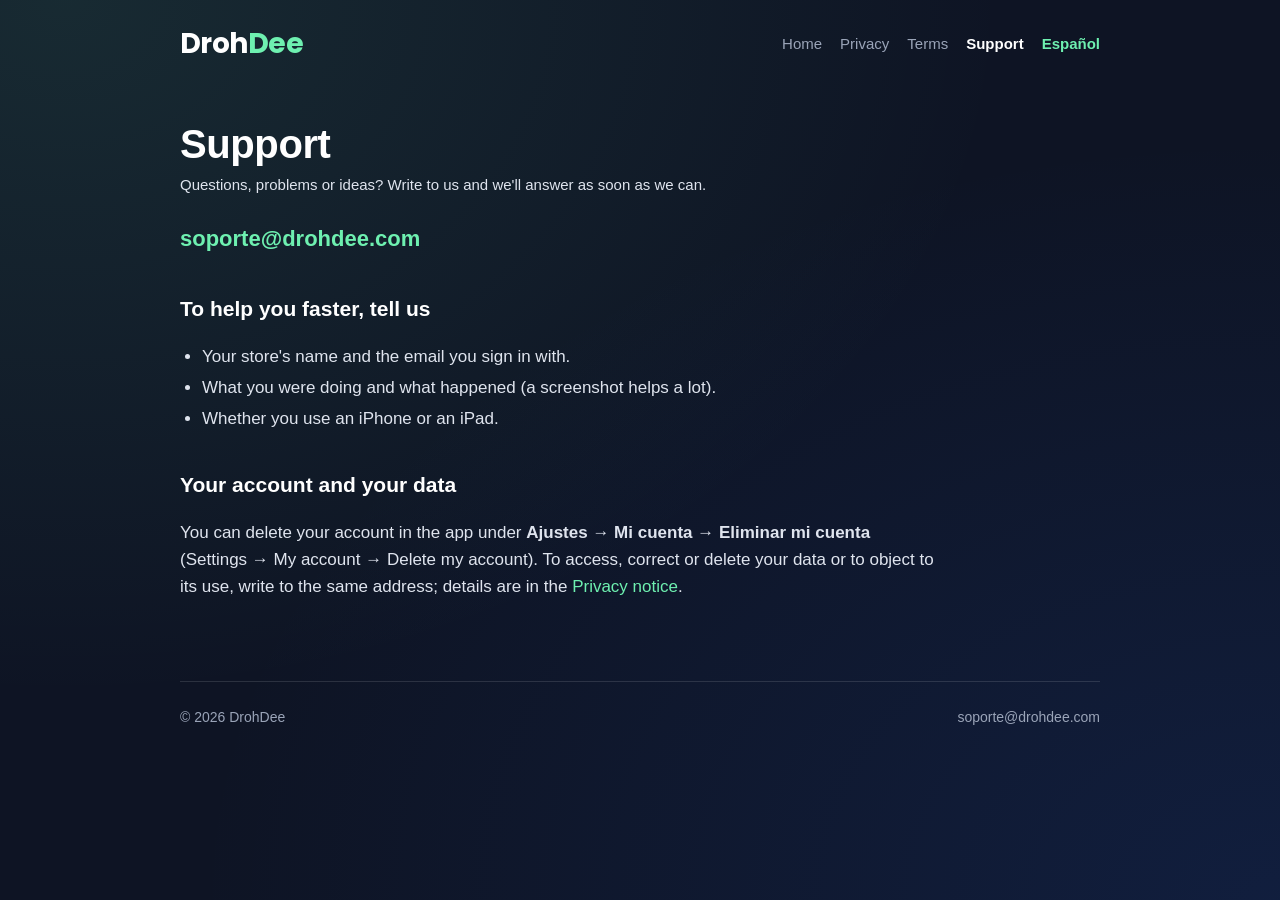
<file: en/support/index.html>
<!doctype html>
<html lang="en">
<head>
  <meta charset="utf-8">
  <meta name="viewport" content="width=device-width, initial-scale=1">
  <title>Support · DrohDee</title>
  <meta name="description" content="Write to soporte@drohdee.com.">
  <meta name="theme-color" content="#0E1424">
  <link rel="icon" href="/assets/favicon.svg" type="image/svg+xml">
  <link rel="alternate" hreflang="es" href="https://drohdee.com/soporte/">
  <link rel="alternate" hreflang="en" href="https://drohdee.com/en/support/">
  <link rel="stylesheet" href="/assets/style.css">
</head>
<body>
  <div class="wrap">
    <header class="site">
      <a class="wordmark" href="/en/" aria-label="DrohDee">Droh<span>Dee</span></a>
      <nav class="site" aria-label="Main">
      <a href="/en/">Home</a>
      <a href="/en/privacy/">Privacy</a>
      <a href="/en/terms/">Terms</a>
      <a href="/en/support/" aria-current="page">Support</a>
      <a class="lang" href="/soporte/" hreflang="es" lang="es">Español</a>
      </nav>
    </header>
    <main>
      <section class="legal">
        <h1>Support</h1>
        <p class="updated">Questions, problems or ideas? Write to us and we'll answer as soon as we can.</p>
        <p class="contact"><a href="mailto:soporte@drohdee.com">soporte@drohdee.com</a></p>
        <h2>To help you faster, tell us</h2>
        <ul>
          <li>Your store's name and the email you sign in with.</li>
          <li>What you were doing and what happened (a screenshot helps a lot).</li>
          <li>Whether you use an iPhone or an iPad.</li>
        </ul>
        <h2>Your account and your data</h2>
        <p>You can delete your account in the app under <strong>Ajustes → Mi cuenta → Eliminar mi cuenta</strong> (Settings → My account → Delete my account). To access, correct or delete your data or to object to its use, write to the same address; details are in the <a href="/en/privacy/">Privacy notice</a>.</p>
      </section>
    </main>
    <footer class="site"><span>© 2026 DrohDee</span><span><a href="mailto:soporte@drohdee.com">soporte@drohdee.com</a></span></footer>
  </div>
</body>
</html>
</file>
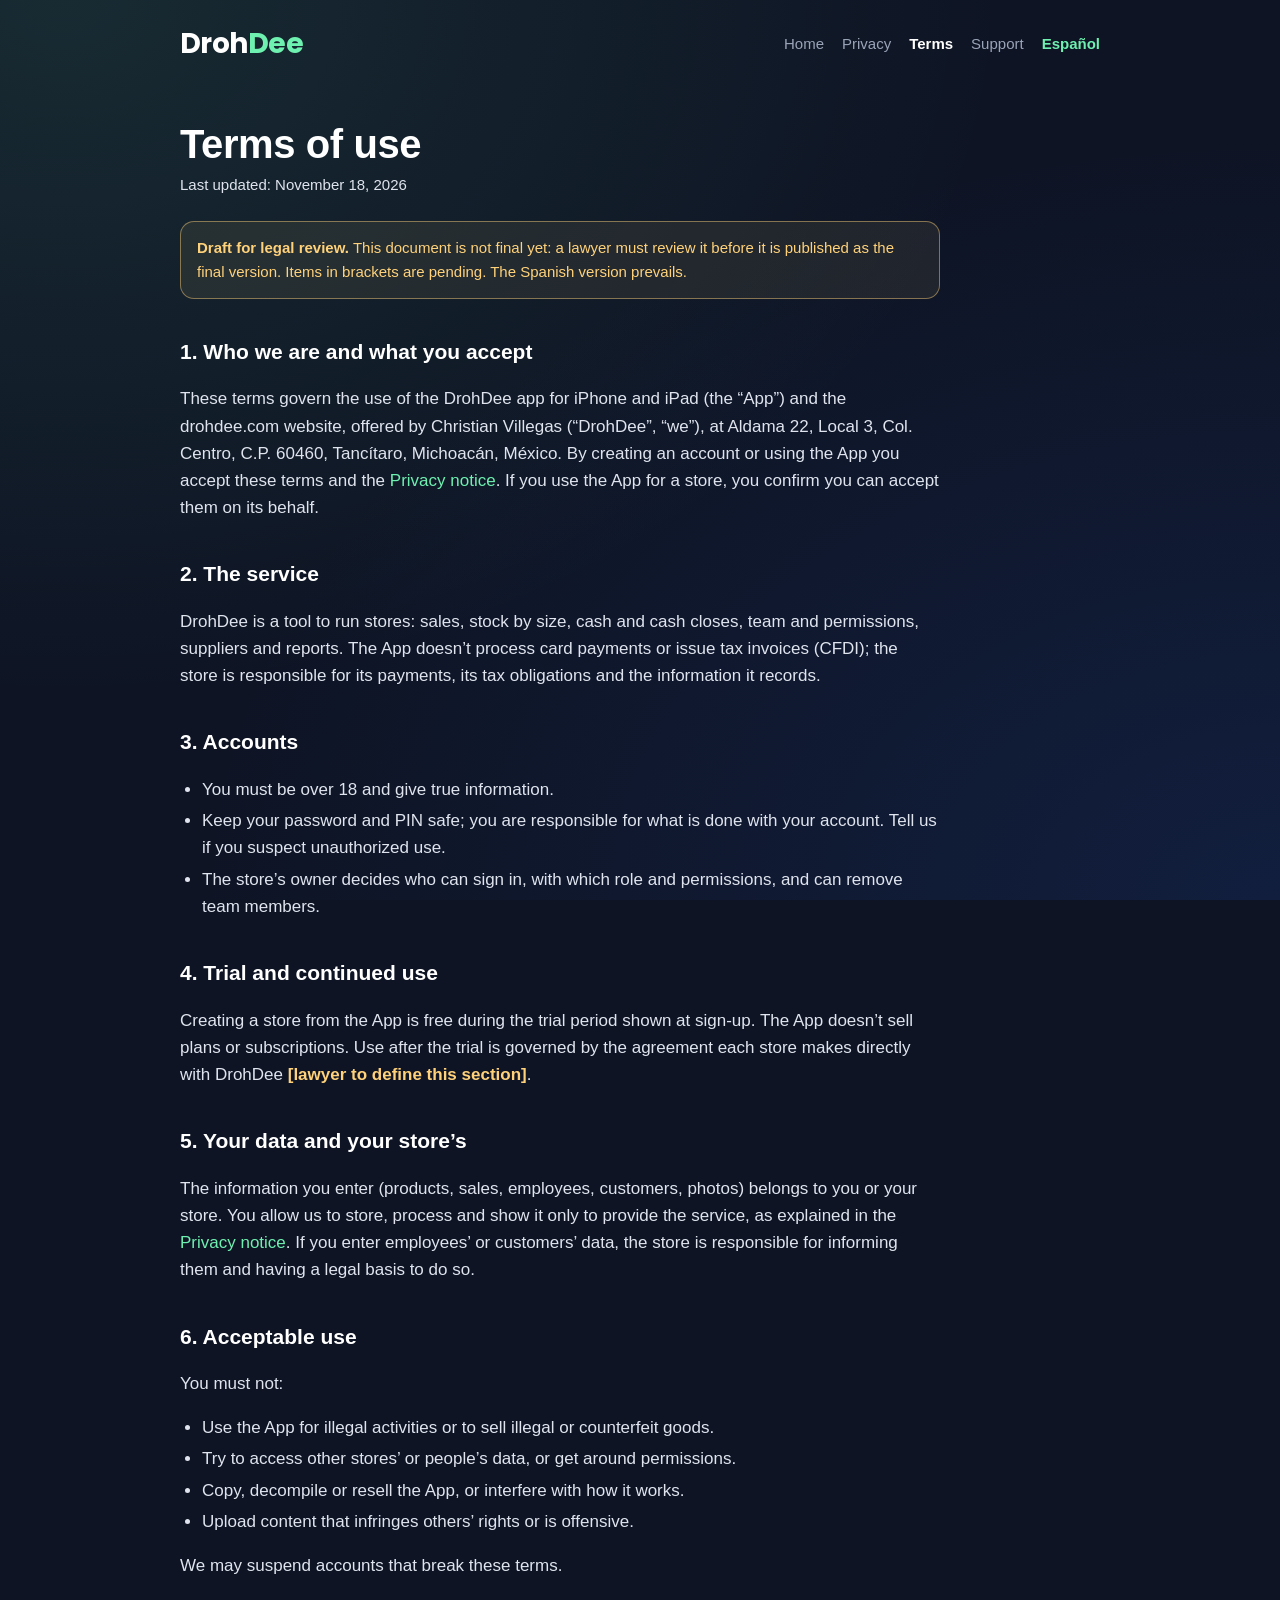
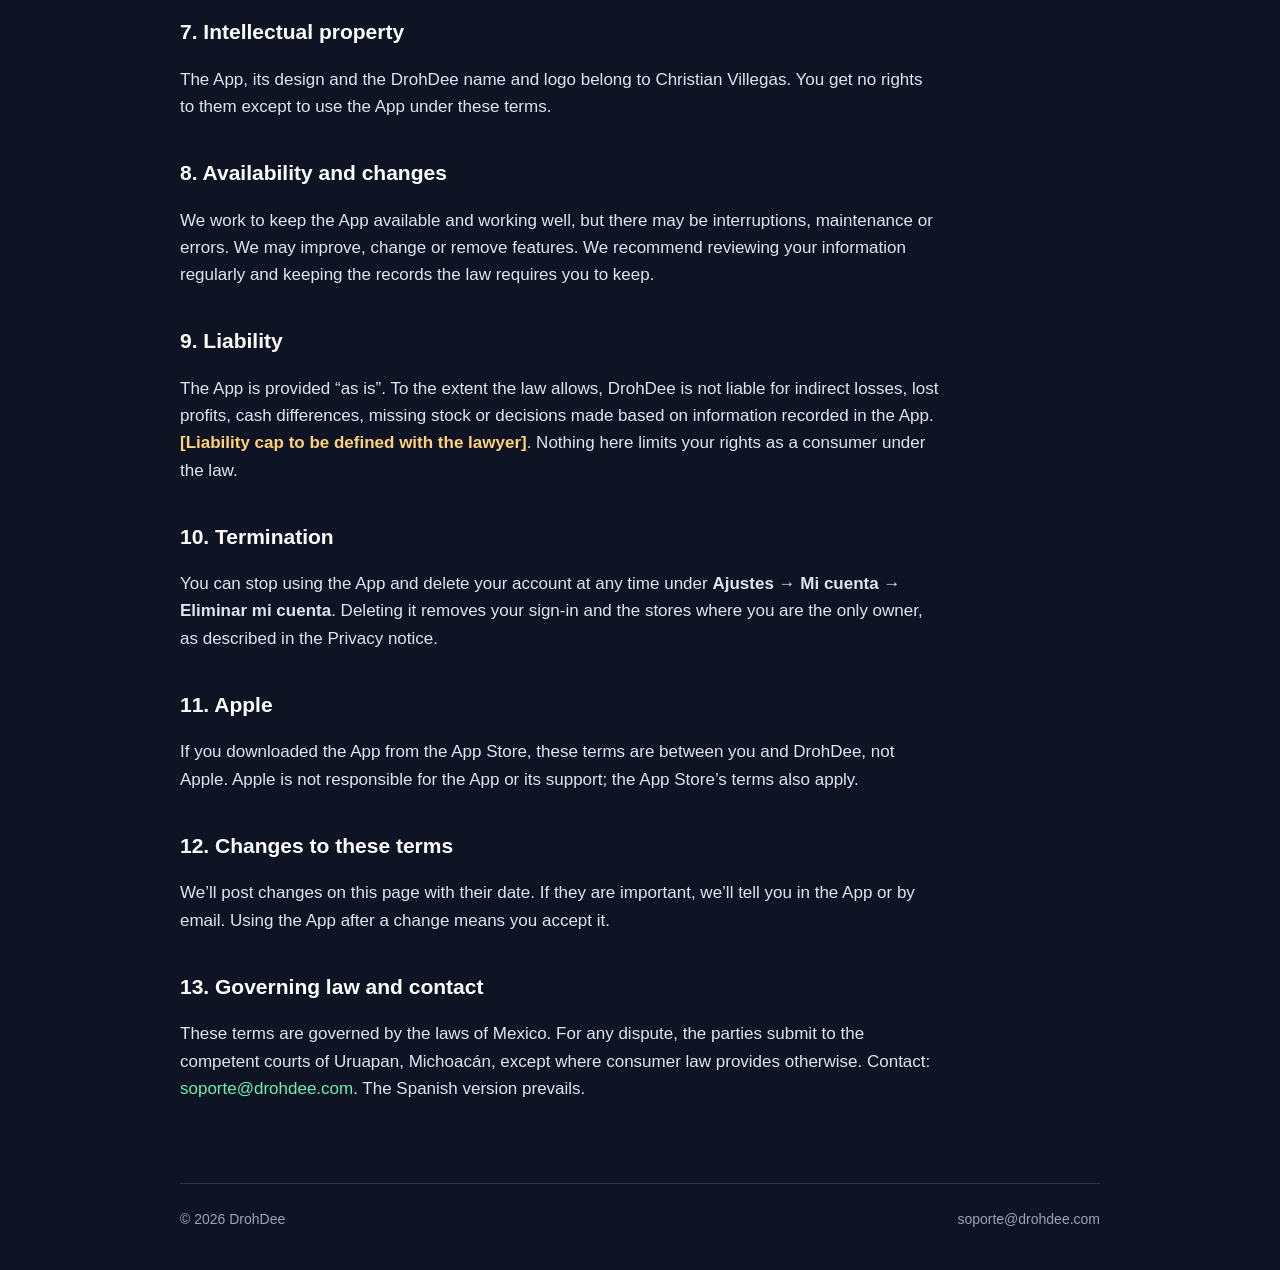
<file: en/terms/index.html>
<!doctype html>
<html lang="en">
<head>
  <meta charset="utf-8">
  <meta name="viewport" content="width=device-width, initial-scale=1">
  <title>Terms of use · DrohDee</title>
  <meta name="description" content="DrohDee terms of use (draft).">
  <meta name="theme-color" content="#0E1424">
  <link rel="icon" href="/assets/favicon.svg" type="image/svg+xml">
  <link rel="alternate" hreflang="es" href="https://drohdee.com/terminos/">
  <link rel="alternate" hreflang="en" href="https://drohdee.com/en/terms/">
  <link rel="stylesheet" href="/assets/style.css">
</head>
<body>
  <div class="wrap">
    <header class="site">
      <a class="wordmark" href="/en/" aria-label="DrohDee">Droh<span>Dee</span></a>
      <nav class="site" aria-label="Main">
      <a href="/en/">Home</a>
      <a href="/en/privacy/">Privacy</a>
      <a href="/en/terms/" aria-current="page">Terms</a>
      <a href="/en/support/">Support</a>
      <a class="lang" href="/terminos/" hreflang="es" lang="es">Español</a>
      </nav>
    </header>
    <main>
      <article class="legal">
        <h1>Terms of use</h1>
        <p class="updated">Last updated: November 18, 2026</p>
        <div class="draft"><strong>Draft for legal review.</strong> This document is not final yet: a lawyer must review it before it is published as the final version. Items in brackets are pending. The Spanish version prevails.</div>
        <h2>1. Who we are and what you accept</h2>
        <p>These terms govern the use of the DrohDee app for iPhone and iPad (the “App”) and the drohdee.com website, offered by Christian Villegas (“DrohDee”, “we”), at Aldama 22, Local 3, Col. Centro, C.P. 60460, Tancítaro, Michoacán, México. By creating an account or using the App you accept these terms and the <a href="/en/privacy/">Privacy notice</a>. If you use the App for a store, you confirm you can accept them on its behalf.</p>

        <h2>2. The service</h2>
        <p>DrohDee is a tool to run stores: sales, stock by size, cash and cash closes, team and permissions, suppliers and reports. The App doesn’t process card payments or issue tax invoices (CFDI); the store is responsible for its payments, its tax obligations and the information it records.</p>

        <h2>3. Accounts</h2>
        <ul>
          <li>You must be over 18 and give true information.</li>
          <li>Keep your password and PIN safe; you are responsible for what is done with your account. Tell us if you suspect unauthorized use.</li>
          <li>The store’s owner decides who can sign in, with which role and permissions, and can remove team members.</li>
        </ul>

        <h2>4. Trial and continued use</h2>
        <p>Creating a store from the App is free during the trial period shown at sign-up. The App doesn’t sell plans or subscriptions. Use after the trial is governed by the agreement each store makes directly with DrohDee <span class="placeholder">[lawyer to define this section]</span>.</p>

        <h2>5. Your data and your store’s</h2>
        <p>The information you enter (products, sales, employees, customers, photos) belongs to you or your store. You allow us to store, process and show it only to provide the service, as explained in the <a href="/en/privacy/">Privacy notice</a>. If you enter employees’ or customers’ data, the store is responsible for informing them and having a legal basis to do so.</p>

        <h2>6. Acceptable use</h2>
        <p>You must not:</p>
        <ul>
          <li>Use the App for illegal activities or to sell illegal or counterfeit goods.</li>
          <li>Try to access other stores’ or people’s data, or get around permissions.</li>
          <li>Copy, decompile or resell the App, or interfere with how it works.</li>
          <li>Upload content that infringes others’ rights or is offensive.</li>
        </ul>
        <p>We may suspend accounts that break these terms.</p>

        <h2>7. Intellectual property</h2>
        <p>The App, its design and the DrohDee name and logo belong to Christian Villegas. You get no rights to them except to use the App under these terms.</p>

        <h2>8. Availability and changes</h2>
        <p>We work to keep the App available and working well, but there may be interruptions, maintenance or errors. We may improve, change or remove features. We recommend reviewing your information regularly and keeping the records the law requires you to keep.</p>

        <h2>9. Liability</h2>
        <p>The App is provided “as is”. To the extent the law allows, DrohDee is not liable for indirect losses, lost profits, cash differences, missing stock or decisions made based on information recorded in the App. <span class="placeholder">[Liability cap to be defined with the lawyer]</span>. Nothing here limits your rights as a consumer under the law.</p>

        <h2>10. Termination</h2>
        <p>You can stop using the App and delete your account at any time under <strong>Ajustes → Mi cuenta → Eliminar mi cuenta</strong>. Deleting it removes your sign-in and the stores where you are the only owner, as described in the Privacy notice.</p>

        <h2>11. Apple</h2>
        <p>If you downloaded the App from the App Store, these terms are between you and DrohDee, not Apple. Apple is not responsible for the App or its support; the App Store’s terms also apply.</p>

        <h2>12. Changes to these terms</h2>
        <p>We’ll post changes on this page with their date. If they are important, we’ll tell you in the App or by email. Using the App after a change means you accept it.</p>

        <h2>13. Governing law and contact</h2>
        <p>These terms are governed by the laws of Mexico. For any dispute, the parties submit to the competent courts of Uruapan, Michoacán, except where consumer law provides otherwise. Contact: <a href="mailto:soporte@drohdee.com">soporte@drohdee.com</a>. The Spanish version prevails.</p>
      </article>
    </main>
    <footer class="site"><span>© 2026 DrohDee</span><span><a href="mailto:soporte@drohdee.com">soporte@drohdee.com</a></span></footer>
  </div>
</body>
</html>
</file>
<file: assets/style.css>
/* drohdee.com: the app's look (docs/design-system.md): navy with a soft
   mint/blue glow, white text, gray secondary text, mint the only accent. */

@font-face {
  font-family: "Poppins";
  src: url("/assets/Poppins-Bold.ttf") format("truetype");
  font-weight: 700;
  font-display: swap;
}

:root {
  --navy: #0e1424;
  --surface: #172034;
  --raised: #1d273d;
  --text: #ffffff;
  --gray: #9aa4b8;
  --mint: #6ef0b0;
  --hairline: rgba(255, 255, 255, 0.12);
  --warn: #ffd27a;
}

* { box-sizing: border-box; }

html { -webkit-text-size-adjust: 100%; }

body {
  margin: 0;
  min-height: 100vh;
  color: var(--text);
  background-color: var(--navy);
  background-image:
    radial-gradient(ellipse at 5% 0%, rgba(110, 240, 176, 0.10), transparent 55%),
    radial-gradient(ellipse at 100% 100%, rgba(37, 99, 235, 0.13), transparent 60%);
  background-attachment: fixed;
  font-family: -apple-system, BlinkMacSystemFont, "SF Pro Text", "Segoe UI", Roboto, "Helvetica Neue", Arial, sans-serif;
  font-size: 17px;
  line-height: 1.6;
}

a { color: var(--mint); text-decoration: none; }
a:hover, a:focus-visible { text-decoration: underline; }

.wrap { max-width: 960px; margin: 0 auto; padding: 0 20px; }

header.site {
  display: flex;
  align-items: center;
  justify-content: space-between;
  gap: 16px;
  padding: 22px 0;
}

.wordmark {
  font-family: "Poppins", -apple-system, sans-serif;
  font-weight: 700;
  font-size: 28px;
  letter-spacing: -0.02em;
  color: var(--text);
  text-decoration: none !important;
}
.wordmark span { color: var(--mint); }

nav.site { display: flex; flex-wrap: wrap; gap: 6px 18px; align-items: center; font-size: 15px; }
nav.site a { color: var(--gray); }
nav.site a[aria-current="page"] { color: var(--text); font-weight: 600; }
nav.site a.lang { color: var(--mint); font-weight: 600; }

main { padding: 24px 0 64px; }

.hero { padding: 56px 0 40px; max-width: 680px; }
.hero h1 {
  font-size: clamp(36px, 6vw, 56px);
  line-height: 1.08;
  letter-spacing: -0.02em;
  margin: 0 0 18px;
}
.hero p { color: var(--gray); font-size: 19px; margin: 0 0 28px; }

.button {
  display: inline-block;
  background: var(--mint);
  color: var(--navy);
  font-weight: 600;
  padding: 14px 24px;
  border-radius: 14px;
}
.button:hover { text-decoration: none; filter: brightness(1.05); }

.grid {
  display: grid;
  grid-template-columns: repeat(auto-fit, minmax(240px, 1fr));
  gap: 16px;
  margin: 24px 0 8px;
}
.card {
  background: var(--surface);
  border-radius: 18px;
  padding: 22px;
}
.card h2, .card h3 { margin: 0 0 6px; font-size: 18px; }
.card p { margin: 0; color: var(--gray); font-size: 16px; }

.legal { max-width: 760px; }
.legal h1 { font-size: clamp(30px, 5vw, 40px); line-height: 1.15; margin: 8px 0 6px; letter-spacing: -0.01em; }
.legal h2 { font-size: 21px; margin: 36px 0 8px; }
.legal h3 { font-size: 17px; margin: 20px 0 6px; }
.legal p, .legal li { color: #dfe4ee; }
.legal ul { padding-left: 22px; }
.legal li { margin: 4px 0; }
.updated { color: var(--gray); font-size: 15px; margin: 0 0 24px; }

.draft {
  border: 1px solid rgba(255, 210, 122, 0.45);
  background: rgba(255, 210, 122, 0.08);
  color: var(--warn);
  border-radius: 14px;
  padding: 14px 16px;
  font-size: 15px;
  margin: 8px 0 24px;
}
.draft strong { color: var(--warn); }

.placeholder { color: var(--warn); font-weight: 600; }

table { width: 100%; border-collapse: collapse; margin: 12px 0; font-size: 15px; }
th, td { text-align: left; vertical-align: top; padding: 10px 8px; border-bottom: 1px solid var(--hairline); }
th { color: var(--gray); font-weight: 600; }
.table-scroll { overflow-x: auto; }

.contact { font-size: 22px; font-weight: 600; margin: 8px 0 24px; word-break: break-word; }

footer.site {
  border-top: 1px solid var(--hairline);
  padding: 24px 0 40px;
  color: var(--gray);
  font-size: 14px;
  display: flex;
  flex-wrap: wrap;
  gap: 8px 20px;
  justify-content: space-between;
}
footer.site a { color: var(--gray); }

@media (max-width: 560px) {
  body { font-size: 16px; }
  header.site { flex-direction: column; align-items: flex-start; }
  .hero { padding-top: 24px; }
}
</file>
